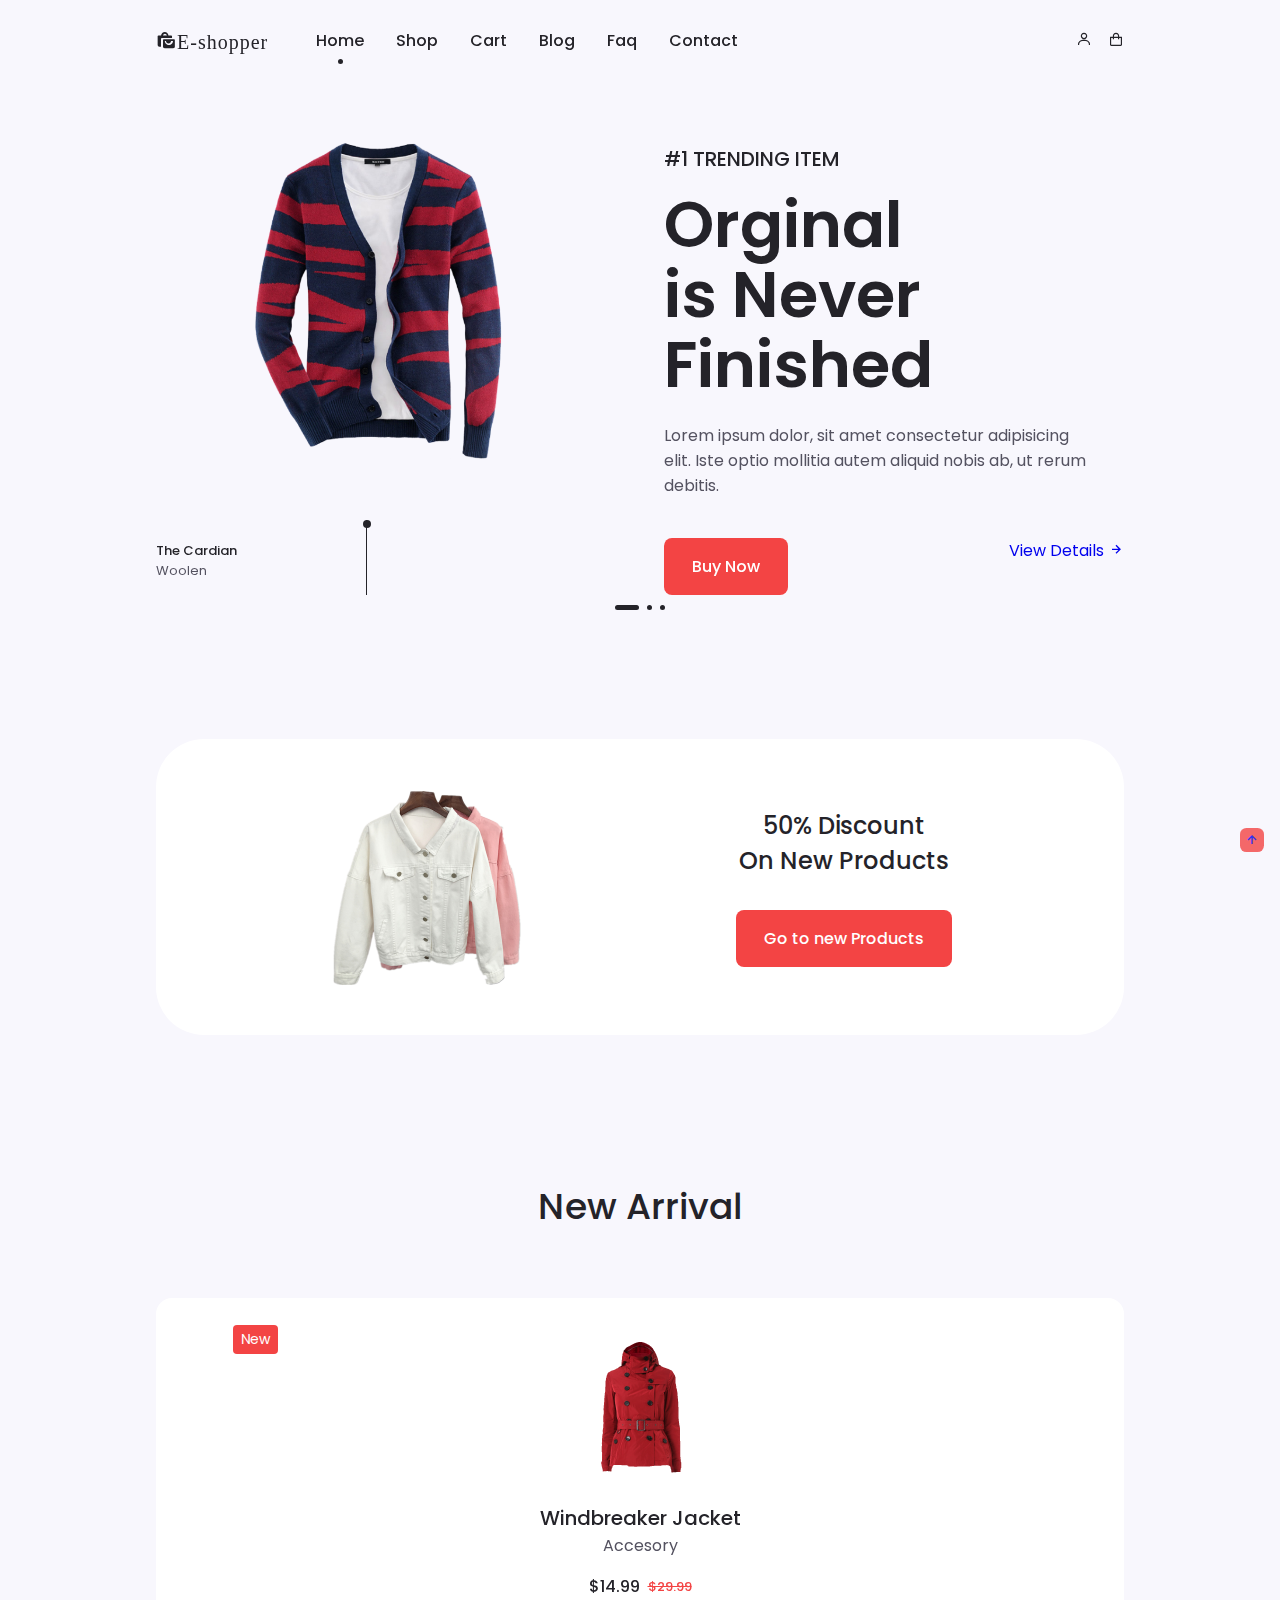
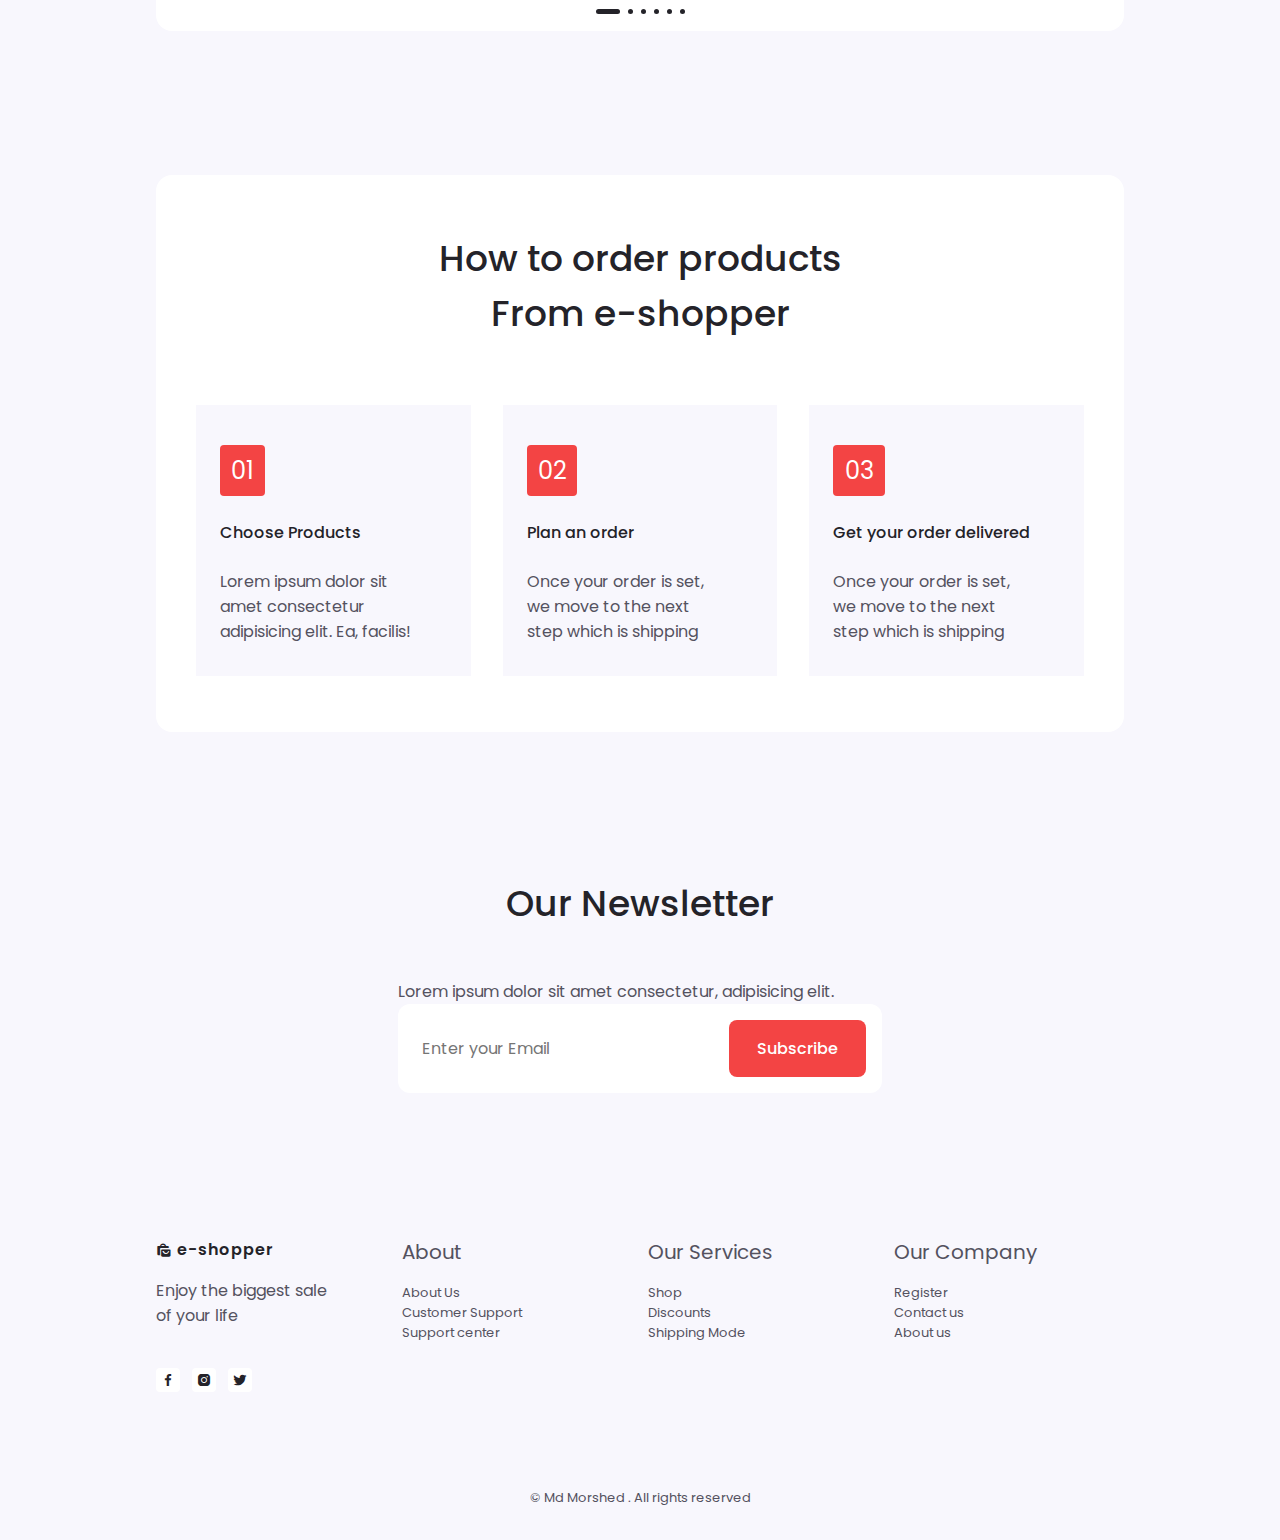
<file: index.html>
<!DOCTYPE html>
<html lang="en">
<head>
    <meta charset="UTF-8">
    <meta http-equiv="X-UA-Compatible" content="IE=edge">
    <meta name="viewport" content="width=device-width, initial-scale=1.0">

    <!--=============== BOXICONS ===============-->
    <link rel="stylesheet" href="https://cdn.jsdelivr.net/npm/boxicons@latest/css/boxicons.min.css">

    <!--=============== SWIPER CSS ===============-->
    <link rel="stylesheet" href="assets/css/swiper-bundle.min.css">

    <!--=============== CSS ===============-->
    <link rel="stylesheet" href="assets/css/style.css">
    <link rel="stylesheet" href="assets/css/colors/color-1.css">

    <title>Responsive e-commerce website - Crypticalcoder</title>
</head>
<body>
    <!--=============== HEADER ===============-->

    
    <header class="header" id="header">



        <nav class="nav container">

            <a href="index.html" class="nav__logo">
                <i class="bx bxs-shopping-bags nav__logo-icon">E-shopper</i>
            </a>

            <div class="nav__menu" id="nav__menu">

                <ul class="nav__List">
                 <li class="nav__item">
                    <a href="index.html" class="nav__link active-link"> Home</a>
                 </li>
                 <li class="nav__item">
                    <a href="shop.html" class="nav__link"> Shop</a>
                 </li>


                 <li class="nav__item">
                    <a href="cart.html" class="nav__link"> Cart</a>
                 </li>


                 <li class="nav__item">
                    <a href="blog.html" class="nav__link "> Blog</a>
                 </li>


                 <li class="nav__item">
                    <a href="faq.html" class="nav__link "> Faq</a>
                 </li>

                 <li class="nav__item">
                    <a href="contact.html" class="nav__link ">Contact</a>
                 </li>

                </ul>

                <div class="nav__close" id="nav-close">

                    <i class="bx bx-x"></i>
                </div>
            </div>

            <div class="nav__btns">
                <div class="login__toggle" id="login-toggle">
                    <i class="bx bx-user"></i>
                </div>
                <div class="nav__shop" id="cart-shop">
                    <i class="bx bx-shopping-bag"></i>
                </div>
                <div class="nav__toggle" id="nav-toggle">
                    <i class="bx bx-grid-alt"></i>
                </div>

            </div>

        </nav>
        
    </header>





    <!--=============== CART ===============-->
    <div class="cart" id="cart">

        <i class="bx bx-x cart__close" id="cart__close"></i>
        <h2 class="cart_title-center">My Cart </h2>


        <div class="cart__container">

            <article class="cart__card">
                <div class="cart__box">
                    <img src="assets/img/cart-1.png" alt="" class="cart_img" srcset="">
                </div>

                <div class="cart__details">
                    <h3 class="cart__title">Windbreaker</h3>
                    <span class="cart__price">
                        $12
                    </span>

                    <div class="cart__amount">
                        <div class="cart__amount-content">
                            <span class="cart__amount-box">
                                <i class="bx bx-minus"></i>
                            </span>

                            <span class="cart__amount-number">1</span>

                            <span class="cart__amount-box">
                                <i class="bx bx-plus"></i>
                            </span>

                        </div>
                        <i  class="bx bx-trash-alt cart__amount-trash"></i>
                    </div>
                </div>
            </article>


            <article class="cart__card">
                <div class="cart__box">
                    <img src="assets/img/cart-2.png" alt="" class="cart_img" srcset="">
                </div>

                <div class="cart__details">
                    <h3 class="cart__title">Cardian Hoodie </h3>
                    <span class="cart__price">
                        $12
                    </span>

                    <div class="cart__amount">
                        <div class="cart__amount-content">
                            <span class="cart__amount-box">
                                <i class="bx bx-minus"></i>
                            </span>

                            <span class="cart__amount-number">1</span>

                            <span class="cart__amount-box">
                                <i class="bx bx-plus"></i>
                            </span>

                        </div>
                        <i  class="bx bx-trash-alt cart__amount-trash"></i>
                    </div>
                </div>
            </article>
  
            <article class="cart__card">
                <div class="cart__box">
                    <img src="assets/img/cart-3.png" alt="" class="cart_img" srcset="">
                </div>

                <div class="cart__details">
                    <h3 class="cart__title">Sweater </h3>
                    <span class="cart__price">
                        $12
                    </span>

                    <div class="cart__amount">
                        <div class="cart__amount-content">
                            <span class="cart__amount-box">
                                <i class="bx bx-minus"></i>
                            </span>

                            <span class="cart__amount-number">1</span>

                            <span class="cart__amount-box">
                                <i class="bx bx-plus"></i>
                            </span>

                        </div>
                        <i  class="bx bx-trash-alt cart__amount-trash"></i>
                    </div>
                </div>
            </article>
        </div>

        <div class="cart__prices">
            <span class="cart__price-item"> 3 item</span>
            <span class="cart__prices-total"> $28 </span>
        </div>
        
    </div>


    <!--=============== LOGIN ===============-->
    <div class="login" id="Login">

        <i class="bx bx-x login__close" id="Login-close"></i>        
        <h2 class="Login__title-center">Login</h2>
        <form action="" class="login__form grid">
            <div class="login__content">
                <label for="" class="login__label" >Email</label>
                <input type="email" name="" class="login__input" id="loi">
            </div>
            <div class="login__content">
                <label for="" class="login__label" >Password</label>
                <input type="password" placeholder="password" name="" class="login__input" id="lu">
            </div>
            <div>
                <a href="#" class="button" >Sign in</a>
            </div>
            <div>
                <p class="signup">Not a member <a href="registration.html">Sign up Now</a></p>
            </div>
        </form>
    </div>

    <!--=============== MAIN ===============-->
    <main class="main">
        <!--=============== HOME ===============-->
        <section class="home container">
            


               <div class="swiper home-swiper">
                <div class="swiper-wrapper">
                    <section class="swiper-slide">
                        <div class="home__content grid">
                            <div class="home__group">
                                <img src="assets/img/slide-2.png 
                                " alt="" srcset="">

                                <div class="home__indicator"></div>
                              <div class="home-details-img">
                                <h4 class="home__details-title">The Cardian </h4>
                                <span class="home__details-subtitle">Woolen </span>
                            </div>
                            </div>

                            <div class="home__data">

                                <h3 class="home__subtitle">
                                    #1 Trending Item
                                </h3>
                                <h1 class="home__title">Orginal <br> is Never <br> Finished</h1>
                                <p class="home__description" >Lorem ipsum dolor, sit amet consectetur adipisicing elit. Iste optio mollitia autem aliquid nobis ab, ut rerum debitis.</p>


                                <div class="home__buttons">
                                    <a href="details.html" class="button"> Buy Now </a>

                                    <a href="details.html" class="button-link button__flex"> View Details <i class="bx bx-right-arrow-alt button_id"></i> </a>
                                </div>

                            </div>

                            
                        </div>

                    </section>


                    <section class="swiper-slide">
                        <div class="home__content grid">
                            <div class="home__group">
                                <img src="assets/img/slide-1.png
                                " alt="" srcset="">

                                <div class="home__indicator"></div>
                              <div class="home-details-img">
                                <h4 class="home__details-title">Jqueezy </h4>
                                <span class="home__details-subtitle">Ski Suit </span>
                            </div>
                            </div>

                            <div class="home__data">

                                <h3 class="home__subtitle">
                                    #2 Top Best duo 
                                </h3>
                                <h1 class="home__title">Fall <br> Winter  <br> 2022</h1>
                                <p class="home__description" >Lorem ipsum dolor, sit amet consectetur adipisicing elit. Iste optio mollitia autem aliquid nobis ab, ut rerum debitis.</p>


                                <div class="home__buttons">
                                    <a href="details.html" class="button"> Buy Now </a>

                                    <a href="details.html" class="button-link button__flex"> View Details <i class="bx bx-right-arrow-alt button_id"></i> </a>
                                </div>

                            </div>

                            
                        </div>

                    </section>


                    <section class="swiper-slide">
                        <div class="home__content grid">
                            <div class="home__group">
                                <img src="assets/img/slide-2.png
                                " alt="" srcset="">

                                <div class="home__indicator"></div>
                              <div class="home-details-img">
                                <h4 class="home__details-title">Jqueezy </h4>
                                <span class="home__details-subtitle">Ski Suit </span>
                            </div>
                            </div>

                            <div class="home__data">

                                <h3 class="home__subtitle">
                                    #2 Top Best duo 
                                </h3>
                                <h1 class="home__title">Fall <br> Winter  <br> 2022</h1>
                                <p class="home__description" >Lorem ipsum dolor, sit amet consectetur adipisicing elit. Iste optio mollitia autem aliquid nobis ab, ut rerum debitis.</p>


                                <div class="home__buttons">
                                    <a href="details.html" class="button"> Buy Now </a>

                                    <a href="details.html" class="button-link button__flex"> View Details <i class="bx bx-right-arrow-alt button_id"></i> </a>
                                </div>

                            </div>

                            
                        </div>

                    </section>
                   
                </div>

                <div class="swiper-pagination"></div>

               </div>

        </section>

        <!--=============== DISCOUNT ===============-->
        <section class="discount section">

            <div class="discount__container container grid">
                <img src="assets/img/discount.png" alt="" class="discount__img" srcset="">

                <div class="discount__data">
                    <h2 class="discount__title">50% Discount <br> On New Products </h2>
                    <a href="#" class="button"> Go to new Products  </a>
                </div>

            </div>

            
        </section>

        <!--=============== NEW ARRIVALS ===============-->
        <section class="new section">
            
            <h2 class="section__title">New Arrival</h2>

            <div class="new__container container">
                <div class="swiper new-swiper">
                    <div class="swiper-wrapper">



                        <div class="new__content swiper-slide">
                            <div class="new__tag">New</div>
                            <img src="assets/img/new-1.png" alt="" class="new__img" srcset="">
                            <h3 class="new__title">Windbreaker Jacket </h3>
                            <span class="new__subtitle">Accesory </span>


                            <div class="new__prices">
                                <span class="new__price">$14.99</span>
                                <span class="new__discount">$29.99</span>
                            </div>

                            <a href="details.html" class="button new__button">
                                <i class="bx bx-cart-alt new__icon"></i>
                            </a>
                        </div>

                        <div class="new__content swiper-slide">
                            <div class="new__tag">New</div>
                            <img src="assets/img/new-2.png" alt="" class="new__img" srcset="">
                            <h3 class="new__title">Windbreaker Jacket </h3>
                            <span class="new__subtitle">Accesory </span>


                            <div class="new__prices">
                                <span class="new__price">$14.99</span>
                                <span class="new__discount">$29.99</span>
                            </div>

                            <a href="details.html" class="button new__button">
                                <i class="bx bx-cart-alt new__icon"></i>
                            </a>
                        </div>

                        <div class="new__content swiper-slide">
                            <div class="new__tag">New</div>
                            <img src="assets/img/new-3.png" alt="" class="new__img" srcset="">
                            <h3 class="new__title">Windbreaker Jacket </h3>
                            <span class="new__subtitle">Accesory </span>


                            <div class="new__prices">
                                <span class="new__price">$14.99</span>
                                <span class="new__discount">$29.99</span>
                            </div>

                            <a href="details.html" class="button new__button">
                                <i class="bx bx-cart-alt new__icon"></i>
                            </a>
                        </div>

                        <div class="new__content swiper-slide">
                            <div class="new__tag">New</div>
                            <img src="assets/img/new-3.png" alt="" class="new__img" srcset="">
                            <h3 class="new__title">Windbreaker Jacket </h3>
                            <span class="new__subtitle">Accesory </span>


                            <div class="new__prices">
                                <span class="new__price">$14.99</span>
                                <span class="new__discount">$29.99</span>
                            </div>

                            <a href="details.html" class="button new__button">
                                <i class="bx bx-cart-alt new__icon"></i>
                            </a>
                        </div>

                        <div class="new__content swiper-slide">
                            <div class="new__tag">New</div>
                            <img src="assets/img/new-4.png" alt="" class="new__img" srcset="">
                            <h3 class="new__title">Windbreaker Jacket </h3>
                            <span class="new__subtitle">Accesory </span>


                            <div class="new__prices">
                                <span class="new__price">$14.99</span>
                                <span class="new__discount">$29.99</span>
                            </div>

                            <a href="details.html" class="button new__button">
                                <i class="bx bx-cart-alt new__icon"></i>
                            </a>
                        </div>

                        <div class="new__content swiper-slide">
                            <div class="new__tag">New</div>
                            <img src="assets/img/new-5.png" alt="" class="new__img" srcset="">
                            <h3 class="new__title">Windbreaker Jacket </h3>
                            <span class="new__subtitle">Accesory </span>


                            <div class="new__prices">
                                <span class="new__price">$14.99</span>
                                <span class="new__discount">$29.99</span>
                            </div>

                            <a href="details.html" class="button new__button">
                                <i class="bx bx-cart-alt new__icon"></i>
                            </a>
                        </div>



                    </div>
                    <div class="swiper-pagination"></div>
                </div>
            </div>

        </section>

        <!--=============== STEPS ===============-->
        <section class="steps section container">

             <div class="steps__bg">
                <h2 class="section__title">How to order products <br> From e-shopper</h2>

                <div class="steps__container grid">

                    <div class="steps__card">
                        <div class="steps__card-number">01</div>
                        <h3 class="steps__card-title">
                            Choose Products
                        </h3>
                        <p class="steps__card-description">
                            Lorem ipsum dolor sit amet consectetur adipisicing elit. Ea, facilis!
                        </p>
                    </div>


                    
                    <div class="steps__card">
                        <div class="steps__card-number">02</div>
                        <h3 class="steps__card-title">
                            Plan an order
                        </h3>
                        <p class="steps__card-description">
                          Once your order is set, we move to the next step which is shipping 
                        </p>
                    </div>


                    <div class="steps__card">
                        <div class="steps__card-number">03</div>
                        <h3 class="steps__card-title">
                           Get your order delivered
                        </h3>
                        <p class="steps__card-description">
                          Once your order is set, we move to the next step which is shipping 
                        </p>
                    </div>

                </div>
             </div>
            
        </section>

        <!--=============== NEWSLETTER ===============-->
        <section class="newsletter section">

            <div class="newsletter__container container">
                <h2 class="section__title">
                    Our Newsletter
                </h2>
                <p class="newsletter__description">
                    Lorem ipsum dolor sit amet consectetur, adipisicing elit.
                </p>
                <form action="" class="newsletter__form">
                    <input type="text" placeholder="Enter your Email "  class="newsletter__input" name="" id="mop">
                    <button class="button">Subscribe </button>
                </form>
            </div>
            
        </section>
    </main>




    <!--=============== FOOTER ===============-->
    
    <footer class="footer section">

             <div class="footer__container container grid">

                <div class="footer__content">
                    <a href="" class="footer__logo"> 
                        <i class="bx bxs-shopping-bags footer__Logo-icons"></i>E-shopper
                    </a>
                    <p class="footer__description">Enjoy the biggest sale <br>of your life  </p>


                    <ul class="footer__social">
                        <a href="#" class="footer__social-link"><i class="bx bxl-facebook"></i></a>
                        <a href="#" class="footer__social-link"><i class="bx bxl-instagram-alt"></i></a>
                        <a href="#" class="footer__social-link"><i class="bx bxl-twitter"></i></a>
                    </ul>


                </div>

             
                <ul class="footer__content">


                    <div class="footer__title">About</div>

                    <div class="footer__link">

                        <li><a href="#" class="footer__link">About Us</a></li>
                        <li><a href="#" class="footer__link">Customer Support</a></li>
                        <li><a href="#" class="footer__link">Support center </a></li>
                    </div>

                </ul>

                 
                <ul class="footer__content">


                    <div class="footer__title">Our Services </div>

                    <div class="footer__link">

                        <li><a href="#" class="footer__link">Shop</a></li>
                        <li><a href="#" class="footer__link">Discounts</a></li>
                        <li><a href="#" class="footer__link">Shipping Mode </a></li>
                    </div>

                </ul>
           



                <div class="footer__content">


                    <div class="footer__title">Our Company </div>

                    <ul class="footer__link">

                        <li><a href="#" class="footer__link">Register</a></li>
                        <li><a href="#" class="footer__link">Contact us </a></li>
                        <li><a href="#" class="footer__link">About us  </a></li>
                    </ul>
                </div>
             </div>



        <span class="footer__copy">&#169; Md Morshed . All rights reserved </span>
    </footer>

    <!--=============== SCROLL UP ===============-->

    <a href="#" class="scrollup" id="scroll-up">
        <i class="bx bx-up-arrow-alt scroll-up"></i>
    </a>

    <!--=============== STYLE SWITCHER ===============-->

    <!--=============== SWIPER JS ===============-->
    <script src="assets/js/swiper-bundle.min.js"></script>

    <!--=============== JS ===============-->
    <script src="assets/js/main.js"></script>
</body>
</html>
</file>
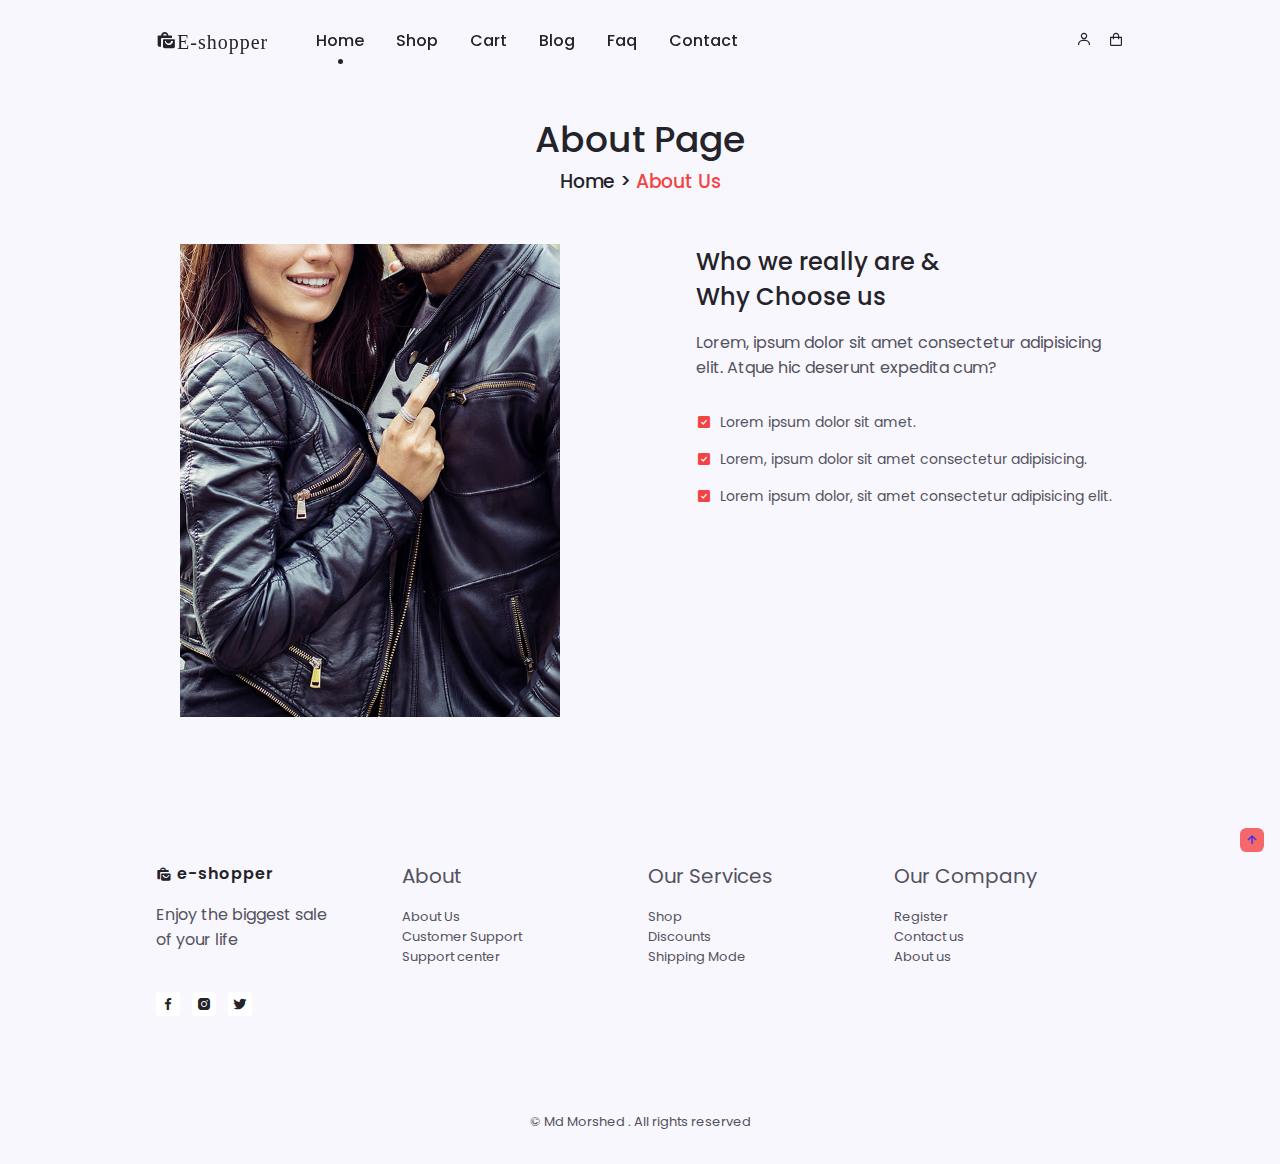
<file: about.html>
<!DOCTYPE html>
<html lang="en">
<head>
    <meta charset="UTF-8">
    <meta http-equiv="X-UA-Compatible" content="IE=edge">
    <meta name="viewport" content="width=device-width, initial-scale=1.0">

    <!--=============== BOXICONS ===============-->
    <link rel="stylesheet" href="https://cdn.jsdelivr.net/npm/boxicons@latest/css/boxicons.min.css">

    <!--=============== SWIPER CSS ===============-->
    <link rel="stylesheet" href="assets/css/swiper-bundle.min.css">

    <!--=============== CSS ===============-->
    <link rel="stylesheet" href="assets/css/style.css">
    <link rel="stylesheet" href="assets/css/colors/color-1.css">

    <title>Responsive e-commerce website - Crypticalcoder</title>
</head>
<body>
   <!--=============== HEADER ===============-->
   <header class="header" id="header">



    <nav class="nav container">

        <a href="index.html" class="nav__logo">
            <i class="bx bxs-shopping-bags nav__logo-icon">E-shopper</i>
        </a>

        <div class="nav__menu" id="nav__menu">

            <ul class="nav__List">
             <li class="nav__item">
                <a href="index.html" class="nav__link  active-link"> Home</a>
             </li>
             <li class="nav__item">
                <a href="shop.html" class="nav__link "> Shop</a>
             </li>


             <li class="nav__item">
                <a href="cart.html" class="nav__link"> Cart</a>
             </li>


             <li class="nav__item">
                <a href="blog.html" class="nav__link "> Blog</a>
             </li>


             <li class="nav__item">
                <a href="faq.html" class="nav__link "> Faq</a>
             </li>

             <li class="nav__item">
                <a href="contact.html" class="nav__link ">Contact</a>
             </li>

            </ul>

            <div class="nav__close" id="nav-close">

                <i class="bx bx-x"></i>
            </div>
        </div>

        <div class="nav__btns">
            <div class="login__toggle" id="login-toggle">
                <i class="bx bx-user"></i>
            </div>
            <div class="nav__shop" id="cart-shop">
                <i class="bx bx-shopping-bag"></i>
            </div>
            <div class="nav__toggle" id="nav-toggle">
                <i class="bx bx-grid-alt"></i>
            </div>

        </div>

    </nav>
    
</header>


<!--=============== CART ===============-->
<div class="cart" id="cart">

    <i class="bx bx-x cart__close" id="cart__close"></i>
    <h2 class="cart_title-center">My Cart </h2>


    <div class="cart__container">

        <article class="cart__card">
            <div class="cart__box">
                <img src="assets/img/cart-1.png" alt="" class="cart_img" srcset="">
            </div>

            <div class="cart__details">
                <h3 class="cart__title">Windbreaker</h3>
                <span class="cart__price">
                    $12
                </span>

                <div class="cart__amount">
                    <div class="cart__amount-content">
                        <span class="cart__amount-box">
                            <i class="bx bx-minus"></i>
                        </span>

                        <span class="cart__amount-number">1</span>

                        <span class="cart__amount-box">
                            <i class="bx bx-plus"></i>
                        </span>

                    </div>
                    <i  class="bx bx-trash-alt cart__amount-trash"></i>
                </div>
            </div>
        </article>


        <article class="cart__card">
            <div class="cart__box">
                <img src="assets/img/cart-2.png" alt="" class="cart_img" srcset="">
            </div>

            <div class="cart__details">
                <h3 class="cart__title">Cardian Hoodie </h3>
                <span class="cart__price">
                    $12
                </span>

                <div class="cart__amount">
                    <div class="cart__amount-content">
                        <span class="cart__amount-box">
                            <i class="bx bx-minus"></i>
                        </span>

                        <span class="cart__amount-number">1</span>

                        <span class="cart__amount-box">
                            <i class="bx bx-plus"></i>
                        </span>

                    </div>
                    <i  class="bx bx-trash-alt cart__amount-trash"></i>
                </div>
            </div>
        </article>

        <article class="cart__card">
            <div class="cart__box">
                <img src="assets/img/cart-3.png" alt="" class="cart_img" srcset="">
            </div>

            <div class="cart__details">
                <h3 class="cart__title">Sweater </h3>
                <span class="cart__price">
                    $12
                </span>

                <div class="cart__amount">
                    <div class="cart__amount-content">
                        <span class="cart__amount-box">
                            <i class="bx bx-minus"></i>
                        </span>

                        <span class="cart__amount-number">1</span>

                        <span class="cart__amount-box">
                            <i class="bx bx-plus"></i>
                        </span>

                    </div>
                    <i  class="bx bx-trash-alt cart__amount-trash"></i>
                </div>
            </div>
        </article>
    </div>

    <div class="cart__prices">
        <span class="cart__price-item"> 3 item</span>
        <span class="cart__prices-total"> $28 </span>
    </div>
    
</div>

<!--=============== LOGIN ===============-->
<div class="login" id="Login">

    <i class="bx bx-x login__close" id="Login-close"></i>        
    <h2 class="Login__title-center">Login</h2>
    <form action="" class="login__form grid">
        <div class="login__content">
            <label for="" class="login__label" >Email</label>
            <input type="email" name="" class="login__input" id="loi">
        </div>
        <div class="login__content">
            <label for="" class="login__label" >Password</label>
            <input type="password" placeholder="password" name="" class="login__input" id="lu">
        </div>
        <div>
            <a href="#" class="button" >Sign in</a>
        </div>
        <div>
            <p class="signup">Not a member <a href="registration.html">Sign up Now</a></p>
        </div>
    </form>
</div>

    <!--=============== MAIN ===============-->
    <main class="main">
        <!--=============== ABOUT ===============-->
        <section class="contact section container">

            <h2 class="breadcrumb__title">About  Page</h2>
            <h3 class="breadcrumb__subtitle">Home >  <span>About Us</span></h3>

            <div class="about__container grid">

                <img src="assets/img/about-img.jpg" alt="" srcset="" class="about__img">

                <div class="about__data">
                    <h2 class="secction__title about__title">

                        Who we really are & <br> Why Choose us
                    </h2>
                    <p class="about__description">Lorem, ipsum dolor sit amet consectetur adipisicing elit. Atque hic deserunt expedita cum?</p>

                
                    <div class="about__details">
                        <p class="about__details-description">
                            <i class="bx bxs-check-square about__details-icon"></i>
                            Lorem ipsum dolor sit amet.
                        </p>
    
    
                        <p class="about__details-description">
                            <i class="bx bxs-check-square about__details-icon"></i>
                            Lorem, ipsum dolor sit amet consectetur adipisicing.
                        </p>
    
    
                        
                        <p class="about__details-description">
                            <i class="bx bxs-check-square about__details-icon"></i>
                           Lorem ipsum dolor, sit amet consectetur adipisicing elit.
                        </p>
                    </div>


                </div>

            </div>
            
        </section>
    </main>

    <!--=============== FOOTER ===============-->
    <footer class="footer section">

        <div class="footer__container container grid">

           <div class="footer__content">
               <a href="" class="footer__logo"> 
                   <i class="bx bxs-shopping-bags footer__Logo-icons"></i>E-shopper
               </a>
               <p class="footer__description">Enjoy the biggest sale <br>of your life  </p>


               <ul class="footer__social">
                   <a href="#" class="footer__social-link"><i class="bx bxl-facebook"></i></a>
                   <a href="#" class="footer__social-link"><i class="bx bxl-instagram-alt"></i></a>
                   <a href="#" class="footer__social-link"><i class="bx bxl-twitter"></i></a>
               </ul>


           </div>

        
           <ul class="footer__content">


               <div class="footer__title">About</div>

               <div class="footer__link">

                   <li><a href="#about.html" class="footer__link">About Us</a></li>
                   <li><a href="#" class="footer__link">Customer Support</a></li>
                   <li><a href="#" class="footer__link">Support center </a></li>
               </div>

           </ul>

            
           <ul class="footer__content">


               <div class="footer__title">Our Services </div>

               <div class="footer__link">

                   <li><a href="#" class="footer__link">Shop</a></li>
                   <li><a href="#" class="footer__link">Discounts</a></li>
                   <li><a href="#" class="footer__link">Shipping Mode </a></li>
               </div>

           </ul>
      



           <div class="footer__content">


               <div class="footer__title">Our Company </div>

               <ul class="footer__link">

                   <li><a href="registration.html" class="footer__link">Register</a></li>
                   <li><a href="contact.html" class="footer__link">Contact us </a></li>
                   <li><a href="about.html" class="footer__link">About us  </a></li>
               </ul>
           </div>
        </div>



   <span class="footer__copy">&#169; Md Morshed . All rights reserved </span>
</footer>

    <!--=============== SCROLL UP ===============-->
    <a href="#" class="scrollup" id="scroll-up">
        <i class="bx bx-up-arrow-alt scroll-up"></i>
    </a>
    <!--=============== STYLE SWITCHER ===============-->
    
    <!--=============== SWIPER JS ===============-->
    <script src="assets/js/swiper-bundle.min.js"></script>

    <!--=============== JS ===============-->
    <script src="assets/js/main.js"></script>
</body>
</html>
</file>
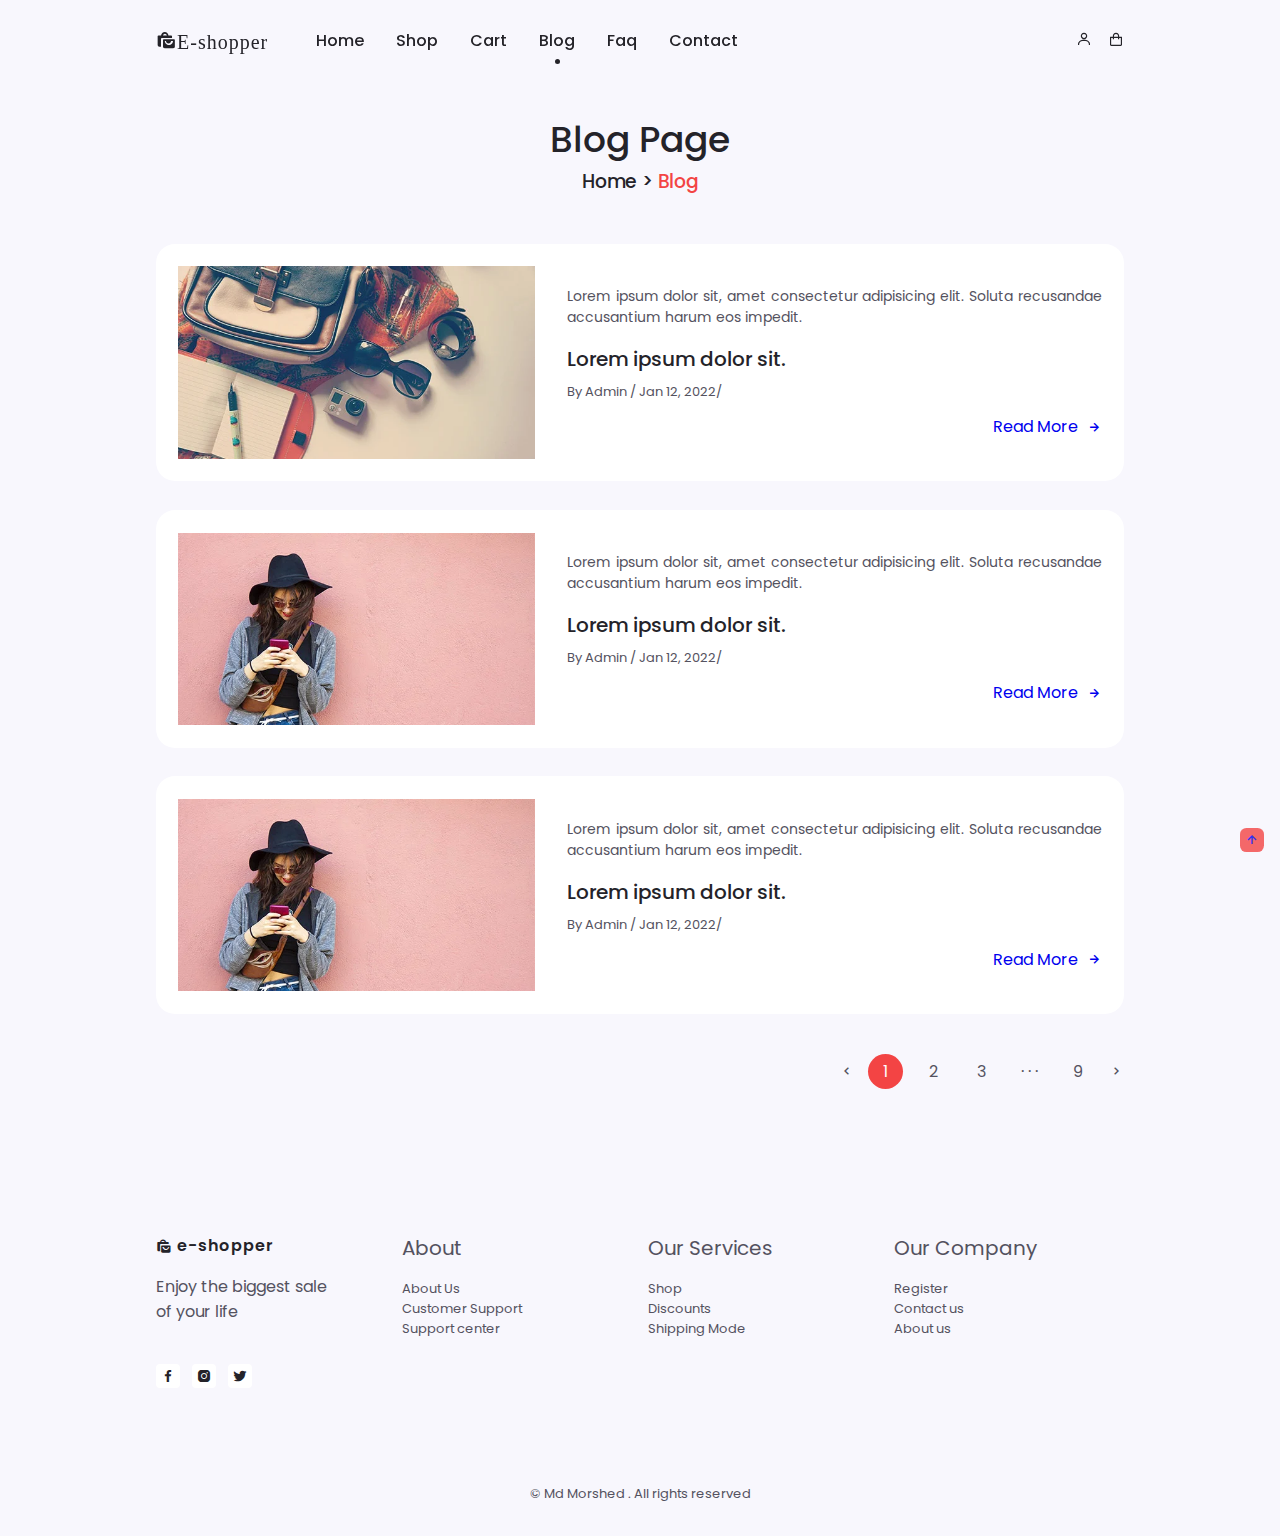
<file: blog.html>
<!DOCTYPE html>
<html lang="en">
<head>
    <meta charset="UTF-8">
    <meta http-equiv="X-UA-Compatible" content="IE=edge">
    <meta name="viewport" content="width=device-width, initial-scale=1.0">

    <!--=============== BOXICONS ===============-->
    <link rel="stylesheet" href="https://cdn.jsdelivr.net/npm/boxicons@latest/css/boxicons.min.css">

    <!--=============== SWIPER CSS ===============-->
    <link rel="stylesheet" href="assets/css/swiper-bundle.min.css">

    <!--=============== CSS ===============-->
    <link rel="stylesheet" href="assets/css/style.css">
    <link rel="stylesheet" href="assets/css/colors/color-1.css">

    <title>Responsive e-commerce website - Crypticalcoder</title>
</head>
<body>
    <!--=============== HEADER ===============-->
    <header class="header" id="header">



        <nav class="nav container">

            <a href="index.html" class="nav__logo">
                <i class="bx bxs-shopping-bags nav__logo-icon">E-shopper</i>
            </a>

            <div class="nav__menu" id="nav__menu">

                <ul class="nav__List">
                 <li class="nav__item">
                    <a href="index.html" class="nav__link "> Home</a>
                 </li>
                 <li class="nav__item">
                    <a href="shop.html" class="nav__link"> Shop</a>
                 </li>


                 <li class="nav__item">
                    <a href="cart.html" class="nav__link"> Cart</a>
                 </li>


                 <li class="nav__item">
                    <a href="blog.html" class="nav__link active-link "> Blog</a>
                 </li>


                 <li class="nav__item">
                    <a href="faq.html" class="nav__link "> Faq</a>
                 </li>

                 <li class="nav__item">
                    <a href="contact.html" class="nav__link ">Contact</a>
                 </li>

                </ul>

                <div class="nav__close" id="nav-close">

                    <i class="bx bx-x"></i>
                </div>
            </div>

            <div class="nav__btns">
                <div class="login__toggle" id="login-toggle">
                    <i class="bx bx-user"></i>
                </div>
                <div class="nav__shop" id="cart-shop">
                    <i class="bx bx-shopping-bag"></i>
                </div>
                <div class="nav__toggle" id="nav-toggle">
                    <i class="bx bx-grid-alt"></i>
                </div>

            </div>

        </nav>
        
    </header>

    <!--=============== CART ===============-->
    <div class="cart" id="cart">

        <i class="bx bx-x cart__close" id="cart__close"></i>
        <h2 class="cart_title-center">My Cart </h2>


        <div class="cart__container">

            <article class="cart__card">
                <div class="cart__box">
                    <img src="assets/img/cart-1.png" alt="" class="cart_img" srcset="">
                </div>

                <div class="cart__details">
                    <h3 class="cart__title">Windbreaker</h3>
                    <span class="cart__price">
                        $12
                    </span>

                    <div class="cart__amount">
                        <div class="cart__amount-content">
                            <span class="cart__amount-box">
                                <i class="bx bx-minus"></i>
                            </span>

                            <span class="cart__amount-number">1</span>

                            <span class="cart__amount-box">
                                <i class="bx bx-plus"></i>
                            </span>

                        </div>
                        <i  class="bx bx-trash-alt cart__amount-trash"></i>
                    </div>
                </div>
            </article>


            <article class="cart__card">
                <div class="cart__box">
                    <img src="assets/img/cart-2.png" alt="" class="cart_img" srcset="">
                </div>

                <div class="cart__details">
                    <h3 class="cart__title">Cardian Hoodie </h3>
                    <span class="cart__price">
                        $12
                    </span>

                    <div class="cart__amount">
                        <div class="cart__amount-content">
                            <span class="cart__amount-box">
                                <i class="bx bx-minus"></i>
                            </span>

                            <span class="cart__amount-number">1</span>

                            <span class="cart__amount-box">
                                <i class="bx bx-plus"></i>
                            </span>

                        </div>
                        <i  class="bx bx-trash-alt cart__amount-trash"></i>
                    </div>
                </div>
            </article>
  
            <article class="cart__card">
                <div class="cart__box">
                    <img src="assets/img/cart-3.png" alt="" class="cart_img" srcset="">
                </div>

                <div class="cart__details">
                    <h3 class="cart__title">Sweater </h3>
                    <span class="cart__price">
                        $12
                    </span>

                    <div class="cart__amount">
                        <div class="cart__amount-content">
                            <span class="cart__amount-box">
                                <i class="bx bx-minus"></i>
                            </span>

                            <span class="cart__amount-number">1</span>

                            <span class="cart__amount-box">
                                <i class="bx bx-plus"></i>
                            </span>

                        </div>
                        <i  class="bx bx-trash-alt cart__amount-trash"></i>
                    </div>
                </div>
            </article>
        </div>

        <div class="cart__prices">
            <span class="cart__price-item"> 3 item</span>
            <span class="cart__prices-total"> $28 </span>
        </div>
        
    </div>

    <!--=============== LOGIN ===============-->
    <div class="login" id="Login">

        <i class="bx bx-x login__close" id="Login-close"></i>        
        <h2 class="Login__title-center">Login</h2>
        <form action="" class="login__form grid">
            <div class="login__content">
                <label for="" class="login__label" >Email</label>
                <input type="email" name="" class="login__input" id="loi">
            </div>
            <div class="login__content">
                <label for="" class="login__label" >Password</label>
                <input type="password" placeholder="password" name="" class="login__input" id="lu">
            </div>
            <div>
                <a href="#" class="button" >Sign in</a>
            </div>
            <div>
                <p class="signup">Not a member <a href="registration.html">Sign up Now</a></p>
            </div>
        </form>
    </div>

    <!--=============== MAIN ===============-->
    <main class="main">
        <!--=============== BLOG ===============-->
        <section class="blog section container">

            <h3 class="breadcrumb__title">Blog Page</h3>

            <h3 class="breadcrumb__subtitle">Home  ><span> Blog</span></h3>

            <div class="blog__container grid">

                <!-- 1 -->
                <div class="blog__post grid">

                    <img src="assets/img/blog-1.webp" alt="" srcset="">

                    <div class="blog__info">
                        <p class="blog__details">Lorem ipsum dolor sit, amet consectetur adipisicing elit. Soluta recusandae accusantium harum eos impedit.</p>
                        <h3 class="blog__title">Lorem ipsum dolor sit.</h3>

                        <p class="blog__date">By Admin  / Jan 12, 2022/</p>
                      <div class="read__more">
                        <a href="#" class="button--link button--flex"> Read More <i class="bx bx-right-arrow-alt"></i></a>
                      </div>
                    </div> 


                </div>

                <!-- 2 -->
                <div class="blog__post grid">

                    <img src="assets/img/blog-2.webp" alt="" srcset="">

                    <div class="blog__info">
                        <p class="blog__details">Lorem ipsum dolor sit, amet consectetur adipisicing elit. Soluta recusandae accusantium harum eos impedit.</p>
                        <h3 class="blog__title">Lorem ipsum dolor sit.</h3>

                        <p class="blog__date">By Admin  / Jan 12, 2022/</p>
                      <div class="read__more">
                        <a href="#" class="button--link button--flex"> Read More <i class="bx bx-right-arrow-alt"></i></a>
                      </div>
                    </div> 


                </div>

                <!-- 3 -->

                <div class="blog__post grid">

                    <img src="assets/img/blog-2.webp" alt="" srcset="">

                    <div class="blog__info">
                        <p class="blog__details">Lorem ipsum dolor sit, amet consectetur adipisicing elit. Soluta recusandae accusantium harum eos impedit.</p>
                        <h3 class="blog__title">Lorem ipsum dolor sit.</h3>

                        <p class="blog__date">By Admin  / Jan 12, 2022/</p>
                      <div class="read__more">
                        <a href="#" class="button--link button--flex"> Read More <i class="bx bx-right-arrow-alt"></i></a>
                      </div>
                    </div> 


                </div>

            </div>


            <div class="pagination">


                <i class="bx bx-chevron-left pagination__icon"></i>

                <span class="current">1</span>
                <span>2</span>
                <span>3</span>
                <span> &middot;  &middot;  &middot; </span>
                <span>9</span>

                <i class="bx bx-chevron-right pagination__icon"></i>


            </div>  
            
        </section>
    </main>

    <!--=============== FOOTER ===============-->
    <footer class="footer section">

        <div class="footer__container container grid">

           <div class="footer__content">
               <a href="" class="footer__logo"> 
                   <i class="bx bxs-shopping-bags footer__Logo-icons"></i>E-shopper
               </a>
               <p class="footer__description">Enjoy the biggest sale <br>of your life  </p>


               <ul class="footer__social">
                   <a href="#" class="footer__social-link"><i class="bx bxl-facebook"></i></a>
                   <a href="#" class="footer__social-link"><i class="bx bxl-instagram-alt"></i></a>
                   <a href="#" class="footer__social-link"><i class="bx bxl-twitter"></i></a>
               </ul>


           </div>

        
           <ul class="footer__content">


               <div class="footer__title">About</div>

               <div class="footer__link">

                   <li><a href="#" class="footer__link">About Us</a></li>
                   <li><a href="#" class="footer__link">Customer Support</a></li>
                   <li><a href="#" class="footer__link">Support center </a></li>
               </div>

           </ul>

            
           <ul class="footer__content">


               <div class="footer__title">Our Services </div>

               <div class="footer__link">

                   <li><a href="#" class="footer__link">Shop</a></li>
                   <li><a href="#" class="footer__link">Discounts</a></li>
                   <li><a href="#" class="footer__link">Shipping Mode </a></li>
               </div>

           </ul>
      



           <div class="footer__content">


               <div class="footer__title">Our Company </div>

               <ul class="footer__link">

                   <li><a href="#" class="footer__link">Register</a></li>
                   <li><a href="#" class="footer__link">Contact us </a></li>
                   <li><a href="#" class="footer__link">About us  </a></li>
               </ul>
           </div>
        </div>



   <span class="footer__copy">&#169; Md Morshed . All rights reserved </span>
</footer>

    <!--=============== SCROLL UP ===============-->

    <a href="#" class="scrollup" id="scroll-up">
        <i class="bx bx-up-arrow-alt scroll-up"></i>
    </a>
    <!--=============== STYLE SWITCHER ===============-->
    
    <!--=============== SWIPER JS ===============-->
    <script src="assets/js/swiper-bundle.min.js"></script>

    <!--=============== JS ===============-->
    <script src="assets/js/main.js"></script>
</body>
</html>
</file>
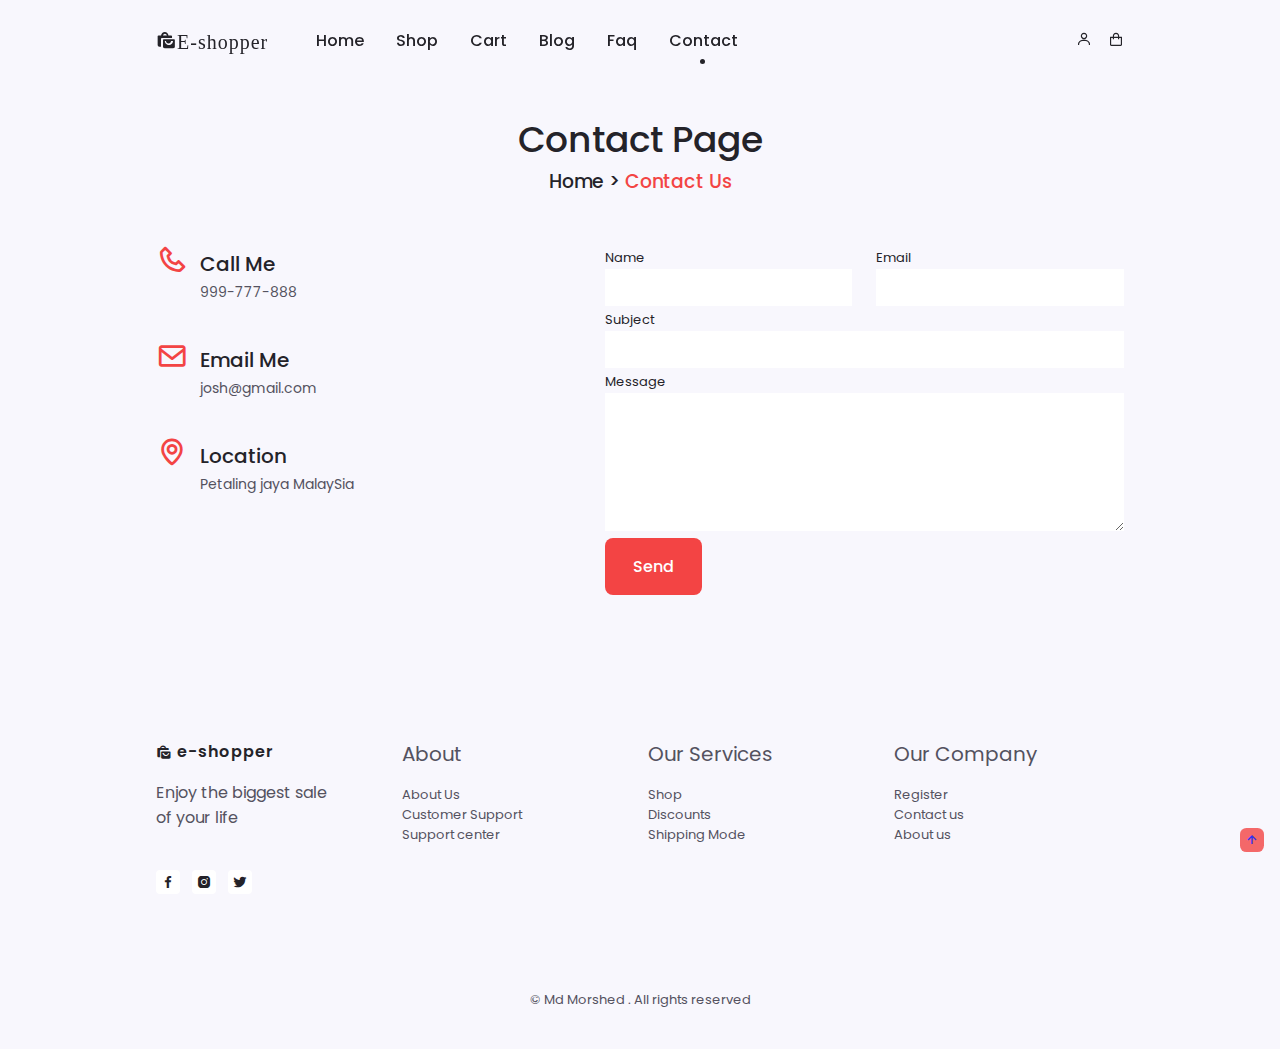
<file: contact.html>
<!DOCTYPE html>
<html lang="en">
<head>
    <meta charset="UTF-8">
    <meta http-equiv="X-UA-Compatible" content="IE=edge">
    <meta name="viewport" content="width=device-width, initial-scale=1.0">

    <!--=============== BOXICONS ===============-->
    <link rel="stylesheet" href="https://cdn.jsdelivr.net/npm/boxicons@latest/css/boxicons.min.css">

    <!--=============== SWIPER CSS ===============-->
    <link rel="stylesheet" href="assets/css/swiper-bundle.min.css">

    <!--=============== CSS ===============-->
    <link rel="stylesheet" href="assets/css/style.css">
    <link rel="stylesheet" href="assets/css/colors/color-1.css">

    <title>Responsive e-commerce website - Crypticalcoder</title>
</head>
<body>
    <!--=============== HEADER ===============-->
  
    <header class="header" id="header">



        <nav class="nav container">

            <a href="index.html" class="nav__logo">
                <i class="bx bxs-shopping-bags nav__logo-icon">E-shopper</i>
            </a>

            <div class="nav__menu" id="nav__menu">

                <ul class="nav__List">
                 <li class="nav__item">
                    <a href="index.html" class="nav__link "> Home</a>
                 </li>
                 <li class="nav__item">
                    <a href="shop.html" class="nav__link"> Shop</a>
                 </li>


                 <li class="nav__item">
                    <a href="cart.html" class="nav__link"> Cart</a>
                 </li>


                 <li class="nav__item">
                    <a href="blog.html" class="nav__link "> Blog</a>
                 </li>


                 <li class="nav__item">
                    <a href="faq.html" class="nav__link "> Faq</a>
                 </li>

                 <li class="nav__item">
                    <a href="contact.html" class="nav__link active-link ">Contact</a>
                 </li>

                </ul>

                <div class="nav__close" id="nav-close">

                    <i class="bx bx-x"></i>
                </div>
            </div>

            <div class="nav__btns">
                <div class="login__toggle" id="login-toggle">
                    <i class="bx bx-user"></i>
                </div>
                <div class="nav__shop" id="cart-shop">
                    <i class="bx bx-shopping-bag"></i>
                </div>
                <div class="nav__toggle" id="nav-toggle">
                    <i class="bx bx-grid-alt"></i>
                </div>

            </div>

        </nav>
        
    </header>


    <div class="cart" id="cart">

        <i class="bx bx-x cart__close" id="cart__close"></i>
        <h2 class="cart_title-center">My Cart </h2>


        <div class="cart__container">

            <article class="cart__card">
                <div class="cart__box">
                    <img src="assets/img/cart-1.png" alt="" class="cart_img" srcset="">
                </div>

                <div class="cart__details">
                    <h3 class="cart__title">Windbreaker</h3>
                    <span class="cart__price">
                        $12
                    </span>

                    <div class="cart__amount">
                        <div class="cart__amount-content">
                            <span class="cart__amount-box">
                                <i class="bx bx-minus"></i>
                            </span>

                            <span class="cart__amount-number">1</span>

                            <span class="cart__amount-box">
                                <i class="bx bx-plus"></i>
                            </span>

                        </div>
                        <i  class="bx bx-trash-alt cart__amount-trash"></i>
                    </div>
                </div>
            </article>


            <article class="cart__card">
                <div class="cart__box">
                    <img src="assets/img/cart-2.png" alt="" class="cart_img" srcset="">
                </div>

                <div class="cart__details">
                    <h3 class="cart__title">Cardian Hoodie </h3>
                    <span class="cart__price">
                        $12
                    </span>

                    <div class="cart__amount">
                        <div class="cart__amount-content">
                            <span class="cart__amount-box">
                                <i class="bx bx-minus"></i>
                            </span>

                            <span class="cart__amount-number">1</span>

                            <span class="cart__amount-box">
                                <i class="bx bx-plus"></i>
                            </span>

                        </div>
                        <i  class="bx bx-trash-alt cart__amount-trash"></i>
                    </div>
                </div>
            </article>
  
            <article class="cart__card">
                <div class="cart__box">
                    <img src="assets/img/cart-3.png" alt="" class="cart_img" srcset="">
                </div>

                <div class="cart__details">
                    <h3 class="cart__title">Sweater </h3>
                    <span class="cart__price">
                        $12
                    </span>

                    <div class="cart__amount">
                        <div class="cart__amount-content">
                            <span class="cart__amount-box">
                                <i class="bx bx-minus"></i>
                            </span>

                            <span class="cart__amount-number">1</span>

                            <span class="cart__amount-box">
                                <i class="bx bx-plus"></i>
                            </span>

                        </div>
                        <i  class="bx bx-trash-alt cart__amount-trash"></i>
                    </div>
                </div>
            </article>
        </div>

        <div class="cart__prices">
            <span class="cart__price-item"> 3 item</span>
            <span class="cart__prices-total"> $28 </span>
        </div>
        
    </div>


    <!--=============== LOGIN ===============-->
    <div class="login" id="Login">

        <i class="bx bx-x login__close" id="Login-close"></i>        
        <h2 class="Login__title-center">Login</h2>
        <form action="" class="login__form grid">
            <div class="login__content">
                <label for="" class="login__label" >Email</label>
                <input type="email" name="" class="login__input" id="loi">
            </div>
            <div class="login__content">
                <label for="" class="login__label" >Password</label>
                <input type="password" placeholder="password" name="" class="login__input" id="lu">
            </div>
            <div>
                <a href="#" class="button" >Sign in</a>
            </div>
            <div>
                <p class="signup">Not a member <a href="registration.html">Sign up Now</a></p>
            </div>
        </form>
    </div>

    <!--=============== MAIN ===============-->
    <main class="main">
        <!--=============== CONTACT US ===============-->
        <section class="contact section container">

            <h2 class="breadcrumb__title">Contact Page</h2>
            <h3 class="breadcrumb__subtitle">Home >  <span>Contact Us</span></h3>

            <div class="contact__container grid">


                <div>
                    <!-- 1 -->
            <div class="contact__information">
                <i class="bx bx-phone contact__icon"></i>

                <div>
                    <h3 class="contact__title">Call Me</h3>
                    <span class="contact__subtitle">999-777-888</span>
                </div>
            </div>
            
<!-- 2 -->

<div class="contact__information">
    <i class="bx bx-envelope contact__icon"></i>

    <div>
        <h3 class="contact__title">Email Me </h3>
        <span class="contact__subtitle">josh@gmail.com</span>

    </div>
</div>


<!-- 3 -->

<div class="contact__information">
    <i class="bx bx-map contact__icon"></i>

    <div>
        <h3 class="contact__title">Location</h3>
        <span class="contact__subtitle">Petaling jaya MalaySia</span>
    </div>
</div>
                </div>



                <form action="" class="contact__form grid">

                    <div class="contact__inputs grid">



                        <div class="contact__content">
                            <label for="" class="contact__label"> Name</label>
                            <input type="text" class="contact__input">
                            
                        </div>


                        <div class="contact__content">
                            <label for="" class="contact__label"> Email</label>
                            <input type="email" class="contact__input">
                            
                        </div>

                    </div>

                    <div class="contact__content">
                        <label for="" class="contact__label">Subject </label>
                        <input type="text" class="contact__input">
                        
                    </div>


                    <div class="contact__content">
                        <label for="" class="contact__label">Message </label>
                      
                        <textarea name="" id="" cols="0" rows="7" class="contact__input"></textarea>

                       
                        <div class="button">Send</div>
                    </div>

                  

                </form>



            </div>

        </section>
    </main>

    <!--=============== FOOTER ===============-->
    <footer class="footer section">

        <div class="footer__container container grid">

           <div class="footer__content">
               <a href="" class="footer__logo"> 
                   <i class="bx bxs-shopping-bags footer__Logo-icons"></i>E-shopper
               </a>
               <p class="footer__description">Enjoy the biggest sale <br>of your life  </p>


               <ul class="footer__social">
                   <a href="#" class="footer__social-link"><i class="bx bxl-facebook"></i></a>
                   <a href="#" class="footer__social-link"><i class="bx bxl-instagram-alt"></i></a>
                   <a href="#" class="footer__social-link"><i class="bx bxl-twitter"></i></a>
               </ul>


           </div>

        
           <ul class="footer__content">


               <div class="footer__title">About</div>

               <div class="footer__link">

                   <li><a href="#" class="footer__link">About Us</a></li>
                   <li><a href="#" class="footer__link">Customer Support</a></li>
                   <li><a href="#" class="footer__link">Support center </a></li>
               </div>

           </ul>

            
           <ul class="footer__content">


               <div class="footer__title">Our Services </div>

               <div class="footer__link">

                   <li><a href="#" class="footer__link">Shop</a></li>
                   <li><a href="#" class="footer__link">Discounts</a></li>
                   <li><a href="#" class="footer__link">Shipping Mode </a></li>
               </div>

           </ul>
      



           <div class="footer__content">


               <div class="footer__title">Our Company </div>

               <ul class="footer__link">

                   <li><a href="#" class="footer__link">Register</a></li>
                   <li><a href="#" class="footer__link">Contact us </a></li>
                   <li><a href="about.html" class="footer__link">About us  </a></li>
               </ul>
           </div>
        </div>



   <span class="footer__copy">&#169; Md Morshed . All rights reserved </span>
</footer>

    <!--=============== SCROLL UP ===============-->
    <a href="#" class="scrollup" id="scroll-up">
        <i class="bx bx-up-arrow-alt scroll-up"></i>
    </a>
    <!--=============== STYLE SWITCHER ===============-->
    
    <!--=============== SWIPER JS ===============-->
    <script src="assets/js/swiper-bundle.min.js"></script>

    <!--=============== JS ===============-->
    <script src="assets/js/main.js"></script>
</body>
</html>
</file>
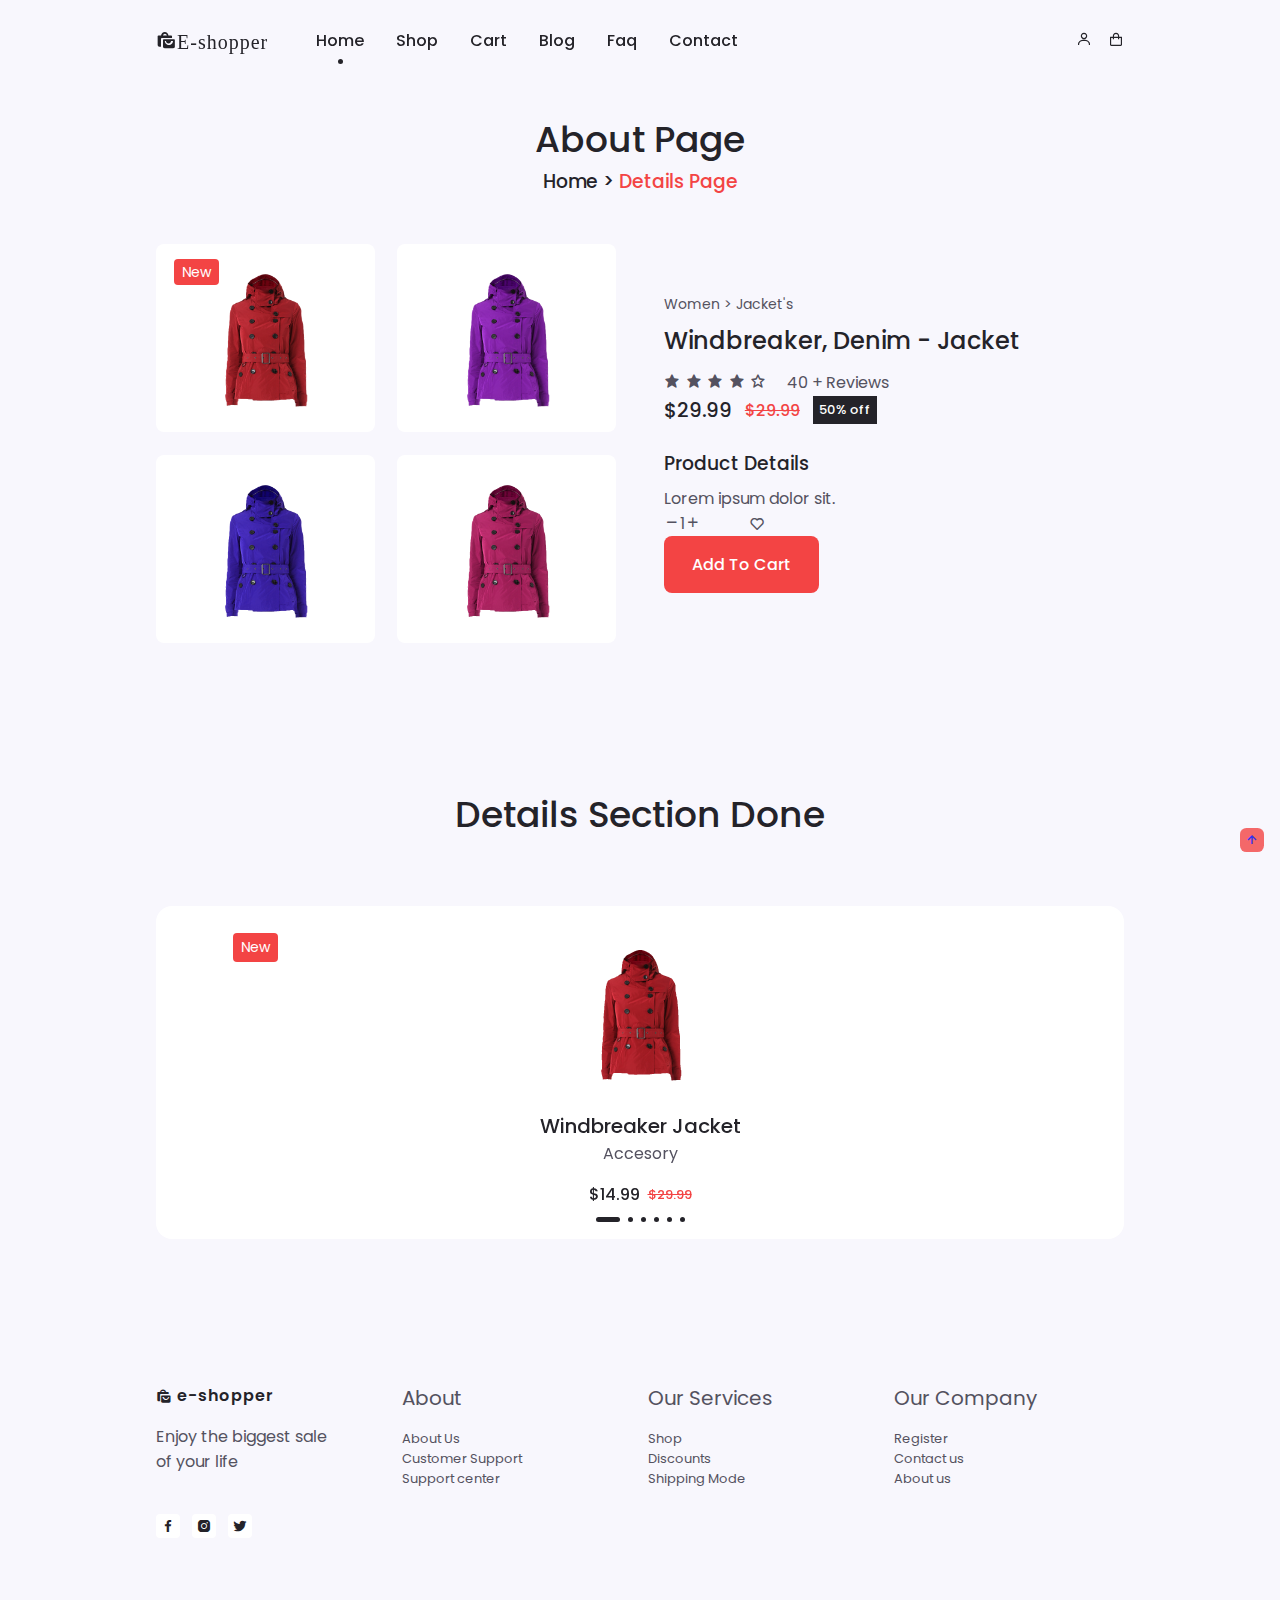
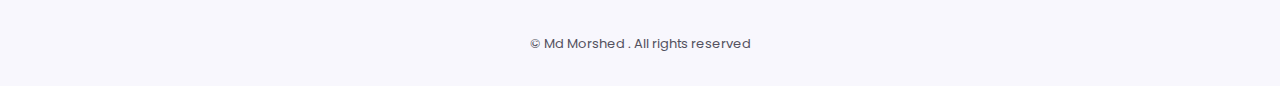
<file: details.html>
<!DOCTYPE html>
<html lang="en">
<head>
    <meta charset="UTF-8">
    <meta http-equiv="X-UA-Compatible" content="IE=edge">
    <meta name="viewport" content="width=device-width, initial-scale=1.0">

    <!--=============== BOXICONS ===============-->
    <link rel="stylesheet" href="https://cdn.jsdelivr.net/npm/boxicons@latest/css/boxicons.min.css">

    <!--=============== SWIPER CSS ===============-->
    <link rel="stylesheet" href="assets/css/swiper-bundle.min.css">

    <!--=============== CSS ===============-->
    <link rel="stylesheet" href="assets/css/style.css">
    <link rel="stylesheet" href="assets/css/colors/color-1.css">

    <title>Responsive e-commerce website - Crypticalcoder</title>
</head>
<body>
    <!--=============== HEADER ===============-->
    <header class="header" id="header">



        <nav class="nav container">
    
            <a href="index.html" class="nav__logo">
                <i class="bx bxs-shopping-bags nav__logo-icon">E-shopper</i>
            </a>
    
            <div class="nav__menu" id="nav__menu">
    
                <ul class="nav__List">
                 <li class="nav__item">
                    <a href="index.html" class="nav__link  active-link"> Home</a>
                 </li>
                 <li class="nav__item">
                    <a href="shop.html" class="nav__link "> Shop</a>
                 </li>
    
    
                 <li class="nav__item">
                    <a href="cart.html" class="nav__link"> Cart</a>
                 </li>
    
    
                 <li class="nav__item">
                    <a href="blog.html" class="nav__link "> Blog</a>
                 </li>
    
    
                 <li class="nav__item">
                    <a href="faq.html" class="nav__link "> Faq</a>
                 </li>
    
                 <li class="nav__item">
                    <a href="contact.html" class="nav__link ">Contact</a>
                 </li>
    
                </ul>
    
                <div class="nav__close" id="nav-close">
    
                    <i class="bx bx-x"></i>
                </div>
            </div>
    
            <div class="nav__btns">
                <div class="login__toggle" id="login-toggle">
                    <i class="bx bx-user"></i>
                </div>
                <div class="nav__shop" id="cart-shop">
                    <i class="bx bx-shopping-bag"></i>
                </div>
                <div class="nav__toggle" id="nav-toggle">
                    <i class="bx bx-grid-alt"></i>
                </div>
    
            </div>
    
        </nav>
        
    </header>
    
    
    <!--=============== CART ===============-->
    <div class="cart" id="cart">
    
        <i class="bx bx-x cart__close" id="cart__close"></i>
        <h2 class="cart_title-center">My Cart </h2>
    
    
        <div class="cart__container">
    
            <article class="cart__card">
                <div class="cart__box">
                    <img src="assets/img/cart-1.png" alt="" class="cart_img" srcset="">
                </div>
    
                <div class="cart__details">
                    <h3 class="cart__title">Windbreaker</h3>
                    <span class="cart__price">
                        $12
                    </span>
    
                    <div class="cart__amount">
                        <div class="cart__amount-content">
                            <span class="cart__amount-box">
                                <i class="bx bx-minus"></i>
                            </span>
    
                            <span class="cart__amount-number">1</span>
    
                            <span class="cart__amount-box">
                                <i class="bx bx-plus"></i>
                            </span>
    
                        </div>
                        <i  class="bx bx-trash-alt cart__amount-trash"></i>
                    </div>
                </div>
            </article>
    
    
            <article class="cart__card">
                <div class="cart__box">
                    <img src="assets/img/cart-2.png" alt="" class="cart_img" srcset="">
                </div>
    
                <div class="cart__details">
                    <h3 class="cart__title">Cardian Hoodie </h3>
                    <span class="cart__price">
                        $12
                    </span>
    
                    <div class="cart__amount">
                        <div class="cart__amount-content">
                            <span class="cart__amount-box">
                                <i class="bx bx-minus"></i>
                            </span>
    
                            <span class="cart__amount-number">1</span>
    
                            <span class="cart__amount-box">
                                <i class="bx bx-plus"></i>
                            </span>
    
                        </div>
                        <i  class="bx bx-trash-alt cart__amount-trash"></i>
                    </div>
                </div>
            </article>
    
            <article class="cart__card">
                <div class="cart__box">
                    <img src="assets/img/cart-3.png" alt="" class="cart_img" srcset="">
                </div>
    
                <div class="cart__details">
                    <h3 class="cart__title">Sweater </h3>
                    <span class="cart__price">
                        $12
                    </span>
    
                    <div class="cart__amount">
                        <div class="cart__amount-content">
                            <span class="cart__amount-box">
                                <i class="bx bx-minus"></i>
                            </span>
    
                            <span class="cart__amount-number">1</span>
    
                            <span class="cart__amount-box">
                                <i class="bx bx-plus"></i>
                            </span>
    
                        </div>
                        <i  class="bx bx-trash-alt cart__amount-trash"></i>
                    </div>
                </div>
            </article>
        </div>
    
        <div class="cart__prices">
            <span class="cart__price-item"> 3 item</span>
            <span class="cart__prices-total"> $28 </span>
        </div>
        
    </div>
    
    <!--=============== LOGIN ===============-->
    <div class="login" id="Login">
    
        <i class="bx bx-x login__close" id="Login-close"></i>        
        <h2 class="Login__title-center">Login</h2>
        <form action="" class="login__form grid">
            <div class="login__content">
                <label for="" class="login__label" >Email</label>
                <input type="email" name="" class="login__input" id="loi">
            </div>
            <div class="login__content">
                <label for="" class="login__label" >Password</label>
                <input type="password" placeholder="password" name="" class="login__input" id="lu">
            </div>
            <div>
                <a href="#" class="button" >Sign in</a>
            </div>
            <div>
                <p class="signup">Not a member <a href="registration.html">Sign up Now</a></p>
            </div>
        </form>
    </div>

    <!--=============== MAIN ===============-->
    <main class="main">
        <!--=============== DETAILS ===============-->
        <section class="contact section container">

            <h2 class="breadcrumb__title">About  Page</h2>
            <h3 class="breadcrumb__subtitle">Home >  <span>Details Page</span></h3>

            <div class="details__container grid">

                <div class="product__images grid">

                    <div class="product__img">
                        <div class="details__img-tag">
                            New
                        </div>

                            <img src="assets/img/details-1.png"
                            alt="" srcset="">
                        </div>

                        <div class="product__img">
                            <img src="assets/img/details-2.png" alt="" srcset="">
                        </div>


                        <div class="product__img">
                            <img src="assets/img/details-3.png" alt="" srcset="">
                        </div>

                        <div class="product__img">
                            <img src="assets/img/details-4.png" alt="" srcset="">
                        </div>


                    

                </div>
                <div class="product__info">

                    <p class="details__subtitle">Women > Jacket's</p>

                    <h3 class="details__title">Windbreaker, Denim - Jacket</h3>


                    <div class="rating">
                        <div class="stars">
                            <i class="bx bxs-star"></i>
                            <i class="bx bxs-star"></i>
                            <i class="bx bxs-star"></i>
                            <i class="bx bxs-star"></i>
                            <i class="bx bx-star"></i>
                        </div>

                        <div class="reviews__count">40 + Reviews </div>
                    </div>


                    <div class="details__prices">


                        <span class="details__price">$29.99</span>
                        <span class="details__discount">$29.99</span>
                        <span class="details__percentage">50% off</span>
                    </div>


                    <div class="details__description">
                        <h3 class="description__title">
                            Product Details
                        </h3>
                        <div class="dscription__details">
                            <p>Lorem ipsum dolor sit.</p>
                        </div>


                        <div class="cart__amount">
                            <div class="cart__amount-content">
                                <span class="cart__amount-box">
                                    <i class="bx bx-minus"></i>
                                </span>
        
                                <span class="cart__amount-number">1</span>
        
                                <span class="cart__amount-box">
                                    <i class="bx bx-plus"></i>
                                </span>
        
                            </div>
                            <i  class="bx bx-heart cart__amount-heart"></i>
                        </div>
                        <a href="" class="button">Add To Cart</a>



                    </div>
                

                </div>
            </div>
            
        </section>

        <!--=============== RELATED PRODUCTS ===============-->
        <section class="related__products section">
            
            <h2 class="section__title">Details Section Done </h2>

            <div class="new__container container">
                <div class="swiper new-swiper">
                    <div class="swiper-wrapper">



                        <div class="new__content swiper-slide">
                            <div class="new__tag">New</div>
                            <img src="assets/img/new-1.png" alt="" class="new__img" srcset="">
                            <h3 class="new__title">Windbreaker Jacket </h3>
                            <span class="new__subtitle">Accesory </span>


                            <div class="new__prices">
                                <span class="new__price">$14.99</span>
                                <span class="new__discount">$29.99</span>
                            </div>

                            <a href="details.html" class="button new__button">
                                <i class="bx bx-cart-alt new__icon"></i>
                            </a>
                        </div>

                        <div class="new__content swiper-slide">
                            <div class="new__tag">New</div>
                            <img src="assets/img/new-2.png" alt="" class="new__img" srcset="">
                            <h3 class="new__title">Windbreaker Jacket </h3>
                            <span class="new__subtitle">Accesory </span>


                            <div class="new__prices">
                                <span class="new__price">$14.99</span>
                                <span class="new__discount">$29.99</span>
                            </div>

                            <a href="details.html" class="button new__button">
                                <i class="bx bx-cart-alt new__icon"></i>
                            </a>
                        </div>

                        <div class="new__content swiper-slide">
                            <div class="new__tag">New</div>
                            <img src="assets/img/new-3.png" alt="" class="new__img" srcset="">
                            <h3 class="new__title">Windbreaker Jacket </h3>
                            <span class="new__subtitle">Accesory </span>


                            <div class="new__prices">
                                <span class="new__price">$14.99</span>
                                <span class="new__discount">$29.99</span>
                            </div>

                            <a href="details.html" class="button new__button">
                                <i class="bx bx-cart-alt new__icon"></i>
                            </a>
                        </div>

                        <div class="new__content swiper-slide">
                            <div class="new__tag">New</div>
                            <img src="assets/img/new-3.png" alt="" class="new__img" srcset="">
                            <h3 class="new__title">Windbreaker Jacket </h3>
                            <span class="new__subtitle">Accesory </span>


                            <div class="new__prices">
                                <span class="new__price">$14.99</span>
                                <span class="new__discount">$29.99</span>
                            </div>

                            <a href="details.html" class="button new__button">
                                <i class="bx bx-cart-alt new__icon"></i>
                            </a>
                        </div>

                        <div class="new__content swiper-slide">
                            <div class="new__tag">New</div>
                            <img src="assets/img/new-4.png" alt="" class="new__img" srcset="">
                            <h3 class="new__title">Windbreaker Jacket </h3>
                            <span class="new__subtitle">Accesory </span>


                            <div class="new__prices">
                                <span class="new__price">$14.99</span>
                                <span class="new__discount">$29.99</span>
                            </div>

                            <a href="details.html" class="button new__button">
                                <i class="bx bx-cart-alt new__icon"></i>
                            </a>
                        </div>

                        <div class="new__content swiper-slide">
                            <div class="new__tag">New</div>
                            <img src="assets/img/new-5.png" alt="" class="new__img" srcset="">
                            <h3 class="new__title">Windbreaker Jacket </h3>
                            <span class="new__subtitle">Accesory </span>


                            <div class="new__prices">
                                <span class="new__price">$14.99</span>
                                <span class="new__discount">$29.99</span>
                            </div>

                            <a href="details.html" class="button new__button">
                                <i class="bx bx-cart-alt new__icon"></i>
                            </a>
                        </div>



                    </div>
                    <div class="swiper-pagination"></div>
                </div>
            </div>

        </section>
    </main>


    <!--=============== FOOTER ===============-->
    <footer class="footer section">

        <div class="footer__container container grid">

           <div class="footer__content">
               <a href="" class="footer__logo"> 
                   <i class="bx bxs-shopping-bags footer__Logo-icons"></i>E-shopper
               </a>
               <p class="footer__description">Enjoy the biggest sale <br>of your life  </p>


               <ul class="footer__social">
                   <a href="#" class="footer__social-link"><i class="bx bxl-facebook"></i></a>
                   <a href="#" class="footer__social-link"><i class="bx bxl-instagram-alt"></i></a>
                   <a href="#" class="footer__social-link"><i class="bx bxl-twitter"></i></a>
               </ul>


           </div>

        
           <ul class="footer__content">


               <div class="footer__title">About</div>

               <div class="footer__link">

                   <li><a href="#about.html" class="footer__link">About Us</a></li>
                   <li><a href="#" class="footer__link">Customer Support</a></li>
                   <li><a href="#" class="footer__link">Support center </a></li>
               </div>

           </ul>

            
           <ul class="footer__content">


               <div class="footer__title">Our Services </div>

               <div class="footer__link">

                   <li><a href="#" class="footer__link">Shop</a></li>
                   <li><a href="#" class="footer__link">Discounts</a></li>
                   <li><a href="#" class="footer__link">Shipping Mode </a></li>
               </div>

           </ul>
      



           <div class="footer__content">


               <div class="footer__title">Our Company </div>

               <ul class="footer__link">

                   <li><a href="registration.html" class="footer__link">Register</a></li>
                   <li><a href="contact.html" class="footer__link">Contact us </a></li>
                   <li><a href="about.html" class="footer__link">About us  </a></li>
               </ul>
           </div>
        </div>



   <span class="footer__copy">&#169; Md Morshed . All rights reserved </span>
</footer>

    <!--=============== LIGHTBOX ===============-->


    <div class="lightbox ">
        <div class="lightbox__content">
            <div class="lightbox__close">&times;</div>
            <img src="assets/img/product-2.png" class="lightbox__img" alt="" srcset="">

            
            <div class="lightbox__caption">
                <div class="caption__text"> e-shopper </div>
            <div class="caption__counter">1 0f 4 </div>
        </div>
    </div>

       <div class="lightbox__controls">

        <div class="prev__item"> <i class="bx bx-chevron-left"></i> </div>
        <div class="next__item"> <i class="bx bx-chevron-right"></i> </div>

       </div>

    </div>

    <!--=============== SCROLL UP ===============-->
    <a href="#" class="scrollup" id="scroll-up">
        <i class="bx bx-up-arrow-alt scroll-up"></i>
    </a>
    <!--=============== STYLE SWITCHER ===============-->
    
    <!--=============== SWIPER JS ===============-->
    <script src="assets/js/swiper-bundle.min.js"></script>

    <!--=============== JS ===============-->
    <script src="assets/js/main.js"></script>
</body>
</html>
</file>
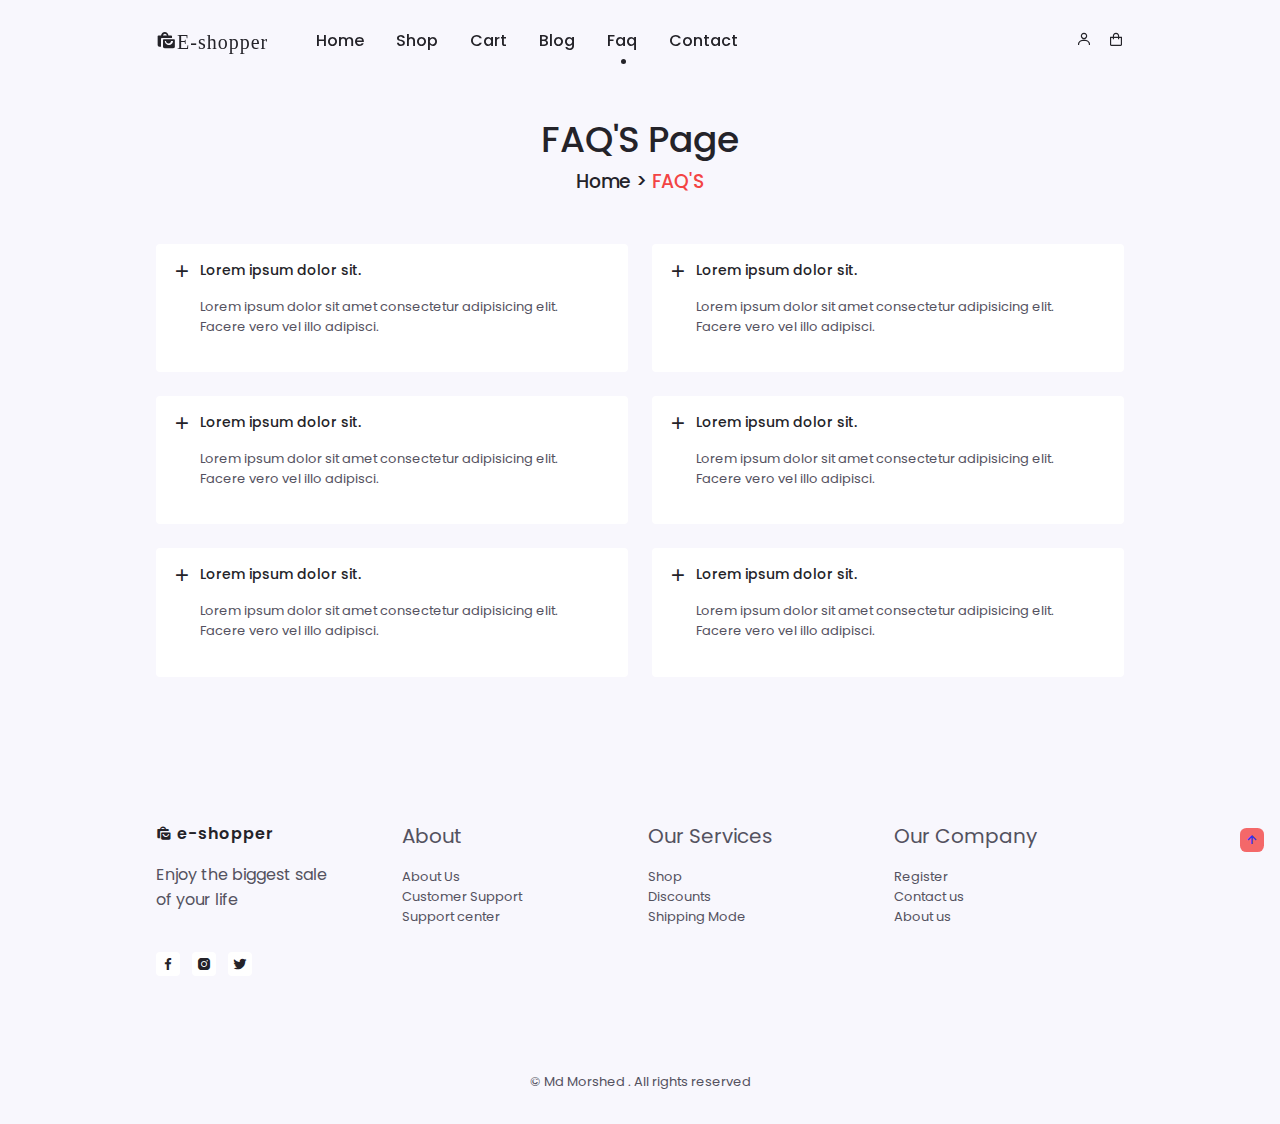
<file: faq.html>
<!DOCTYPE html>
<html lang="en">
<head>
    <meta charset="UTF-8">
    <meta http-equiv="X-UA-Compatible" content="IE=edge">
    <meta name="viewport" content="width=device-width, initial-scale=1.0">

    <!--=============== BOXICONS ===============-->
    <link rel="stylesheet" href="https://cdn.jsdelivr.net/npm/boxicons@latest/css/boxicons.min.css">

    <!--=============== SWIPER CSS ===============-->
    <link rel="stylesheet" href="assets/css/swiper-bundle.min.css">

    <!--=============== CSS ===============-->
    <link rel="stylesheet" href="assets/css/style.css">
    <link rel="stylesheet" href="assets/css/colors/color-1.css">

    <title>Responsive e-commerce website - Crypticalcoder</title>
</head>
<body>
    <!--=============== HEADER ===============-->
    <header class="header" id="header">



        <nav class="nav container">

            <a href="index.html" class="nav__logo">
                <i class="bx bxs-shopping-bags nav__logo-icon">E-shopper</i>
            </a>

            <div class="nav__menu" id="nav__menu">

                <ul class="nav__List">
                 <li class="nav__item">
                    <a href="index.html" class="nav__link "> Home</a>
                 </li>
                 <li class="nav__item">
                    <a href="shop.html" class="nav__link"> Shop</a>
                 </li>


                 <li class="nav__item">
                    <a href="cart.html" class="nav__link"> Cart</a>
                 </li>


                 <li class="nav__item">
                    <a href="blog.html" class="nav__link "> Blog</a>
                 </li>


                 <li class="nav__item">
                    <a href="faq.html" class="nav__link  active-link"> Faq</a>
                 </li>

                 <li class="nav__item">
                    <a href="contact.html" class="nav__link ">Contact</a>
                 </li>

                </ul>

                <div class="nav__close" id="nav-close">

                    <i class="bx bx-x"></i>
                </div>
            </div>

            <div class="nav__btns">
                <div class="login__toggle" id="login-toggle">
                    <i class="bx bx-user"></i>
                </div>
                <div class="nav__shop" id="cart-shop">
                    <i class="bx bx-shopping-bag"></i>
                </div>
                <div class="nav__toggle" id="nav-toggle">
                    <i class="bx bx-grid-alt"></i>
                </div>

            </div>

        </nav>
        
    </header>

    <!--=============== CART ===============-->
    <div class="cart" id="cart">

        <i class="bx bx-x cart__close" id="cart__close"></i>
        <h2 class="cart_title-center">My Cart </h2>


        <div class="cart__container">

            <article class="cart__card">
                <div class="cart__box">
                    <img src="assets/img/cart-1.png" alt="" class="cart_img" srcset="">
                </div>

                <div class="cart__details">
                    <h3 class="cart__title">Windbreaker</h3>
                    <span class="cart__price">
                        $12
                    </span>

                    <div class="cart__amount">
                        <div class="cart__amount-content">
                            <span class="cart__amount-box">
                                <i class="bx bx-minus"></i>
                            </span>

                            <span class="cart__amount-number">1</span>

                            <span class="cart__amount-box">
                                <i class="bx bx-plus"></i>
                            </span>

                        </div>
                        <i  class="bx bx-trash-alt cart__amount-trash"></i>
                    </div>
                </div>
            </article>


            <article class="cart__card">
                <div class="cart__box">
                    <img src="assets/img/cart-2.png" alt="" class="cart_img" srcset="">
                </div>

                <div class="cart__details">
                    <h3 class="cart__title">Cardian Hoodie </h3>
                    <span class="cart__price">
                        $12
                    </span>

                    <div class="cart__amount">
                        <div class="cart__amount-content">
                            <span class="cart__amount-box">
                                <i class="bx bx-minus"></i>
                            </span>

                            <span class="cart__amount-number">1</span>

                            <span class="cart__amount-box">
                                <i class="bx bx-plus"></i>
                            </span>

                        </div>
                        <i  class="bx bx-trash-alt cart__amount-trash"></i>
                    </div>
                </div>
            </article>
  
            <article class="cart__card">
                <div class="cart__box">
                    <img src="assets/img/cart-3.png" alt="" class="cart_img" srcset="">
                </div>

                <div class="cart__details">
                    <h3 class="cart__title">Sweater </h3>
                    <span class="cart__price">
                        $12
                    </span>

                    <div class="cart__amount">
                        <div class="cart__amount-content">
                            <span class="cart__amount-box">
                                <i class="bx bx-minus"></i>
                            </span>

                            <span class="cart__amount-number">1</span>

                            <span class="cart__amount-box">
                                <i class="bx bx-plus"></i>
                            </span>

                        </div>
                        <i  class="bx bx-trash-alt cart__amount-trash"></i>
                    </div>
                </div>
            </article>
        </div>

        <div class="cart__prices">
            <span class="cart__price-item"> 3 item</span>
            <span class="cart__prices-total"> $28 </span>
        </div>
        
    </div>

    <!--=============== LOGIN ===============-->
    <div class="login" id="Login">

        <i class="bx bx-x login__close" id="Login-close"></i>        
        <h2 class="Login__title-center">Login</h2>
        <form action="" class="login__form grid">
            <div class="login__content">
                <label for="" class="login__label" >Email</label>
                <input type="email" name="" class="login__input" id="loi">
            </div>
            <div class="login__content">
                <label for="" class="login__label" >Password</label>
                <input type="password" placeholder="password" name="" class="login__input" id="lu">
            </div>
            <div>
                <a href="#" class="button" >Sign in</a>
            </div>
            <div>
                <p class="signup">Not a member <a href="registration.html">Sign up Now</a></p>
            </div>
        </form>
    </div>

    <!--=============== MAIN ===============-->
    <main class="main">
        <!--=============== FAQ'S ===============-->
        <section class="questions section container">

            <h2 class="breadcrumb__title">FAQ'S Page</h2>

            <h3 class="breadcrumb__subtitle">Home > <span>FAQ'S</span></h3>

            <div class="questions__container grid" >


                <div class="questions__group">
                        <!-- 1 -->
                    <div class="questions__item">
                        <header class="questions__header">

                            <i class="bx bx-plus questions__icon"></i>

                            <h3 class="questions__item-title">Lorem ipsum dolor sit.</h3>

                        </header>


                        <div class="questons__content">
                            <p class="questions__description">
                                Lorem ipsum dolor sit amet consectetur adipisicing elit. Facere vero vel illo adipisci.
                            </p>
                        </div>



                    </div>

                    <!-- 2 -->

                    <div class="questions__item">
                        <header class="questions__header">

                            <i class="bx bx-plus questions__icon"></i>

                            <h3 class="questions__item-title">Lorem ipsum dolor sit.</h3>

                        </header>


                        <div class="questons__content">
                            <p class="questions__description">
                                Lorem ipsum dolor sit amet consectetur adipisicing elit. Facere vero vel illo adipisci.
                            </p>
                        </div>



                    </div>

                    <!-- 3 -->

                    <div class="questions__item">
                        <header class="questions__header">

                            <i class="bx bx-plus questions__icon"></i>

                            <h3 class="questions__item-title">Lorem ipsum dolor sit.</h3>

                        </header>


                        <div class="questons__content">
                            <p class="questions__description">
                                Lorem ipsum dolor sit amet consectetur adipisicing elit. Facere vero vel illo adipisci.
                            </p>
                        </div>



                    </div>
                </div>

                  <div class="questions__group">

                        <!-- 1 -->
                    <div class="questions__item">
                        <header class="questions__header">

                            <i class="bx bx-plus questions__icon"></i>

                            <h3 class="questions__item-title">Lorem ipsum dolor sit.</h3>

                        </header>


                        <div class="questons__content">
                            <p class="questions__description">
                                Lorem ipsum dolor sit amet consectetur adipisicing elit. Facere vero vel illo adipisci.
                            </p>
                        </div>



                    </div>

                    <!-- 2 -->

                    <div class="questions__item">
                        <header class="questions__header">

                            <i class="bx bx-plus questions__icon"></i>

                            <h3 class="questions__item-title">Lorem ipsum dolor sit.</h3>

                        </header>


                        <div class="questons__content">
                            <p class="questions__description">
                                Lorem ipsum dolor sit amet consectetur adipisicing elit. Facere vero vel illo adipisci.
                            </p>
                        </div>



                    </div>

                    <!-- 3 -->

                    <div class="questions__item">
                        <header class="questions__header">

                            <i class="bx bx-plus questions__icon"></i>

                            <h3 class="questions__item-title">Lorem ipsum dolor sit.</h3>

                        </header>


                        <div class="questons__content">
                            <p class="questions__description">
                                Lorem ipsum dolor sit amet consectetur adipisicing elit. Facere vero vel illo adipisci.
                            </p>
                        </div>



                    </div>
                </div>

            </div>
            
        </section>
    </main>

    <!--=============== FOOTER ===============-->
    <footer class="footer section">

        <div class="footer__container container grid">

           <div class="footer__content">
               <a href="" class="footer__logo"> 
                   <i class="bx bxs-shopping-bags footer__Logo-icons"></i>E-shopper
               </a>
               <p class="footer__description">Enjoy the biggest sale <br>of your life  </p>


               <ul class="footer__social">
                   <a href="#" class="footer__social-link"><i class="bx bxl-facebook"></i></a>
                   <a href="#" class="footer__social-link"><i class="bx bxl-instagram-alt"></i></a>
                   <a href="#" class="footer__social-link"><i class="bx bxl-twitter"></i></a>
               </ul>


           </div>

        
           <ul class="footer__content">


               <div class="footer__title">About</div>

               <div class="footer__link">

                   <li><a href="#" class="footer__link">About Us</a></li>
                   <li><a href="#" class="footer__link">Customer Support</a></li>
                   <li><a href="#" class="footer__link">Support center </a></li>
               </div>

           </ul>

            
           <ul class="footer__content">


               <div class="footer__title">Our Services </div>

               <div class="footer__link">

                   <li><a href="#" class="footer__link">Shop</a></li>
                   <li><a href="#" class="footer__link">Discounts</a></li>
                   <li><a href="#" class="footer__link">Shipping Mode </a></li>
               </div>

           </ul>
      



           <div class="footer__content">


               <div class="footer__title">Our Company </div>

               <ul class="footer__link">

                   <li><a href="#" class="footer__link">Register</a></li>
                   <li><a href="#" class="footer__link">Contact us </a></li>
                   <li><a href="#" class="footer__link">About us  </a></li>
               </ul>
           </div>
        </div>



   <span class="footer__copy">&#169; Md Morshed . All rights reserved </span>
</footer>

    <!--=============== SCROLL UP ===============-->
    <a href="#" class="scrollup" id="scroll-up">
        <i class="bx bx-up-arrow-alt scroll-up"></i>
    </a>
    <!--=============== STYLE SWITCHER ===============-->
    
    <!--=============== SWIPER JS ===============-->
    <script src="assets/js/swiper-bundle.min.js"></script>

    <!--=============== JS ===============-->
    <script src="assets/js/main.js"></script>
</body>
</html>
</file>
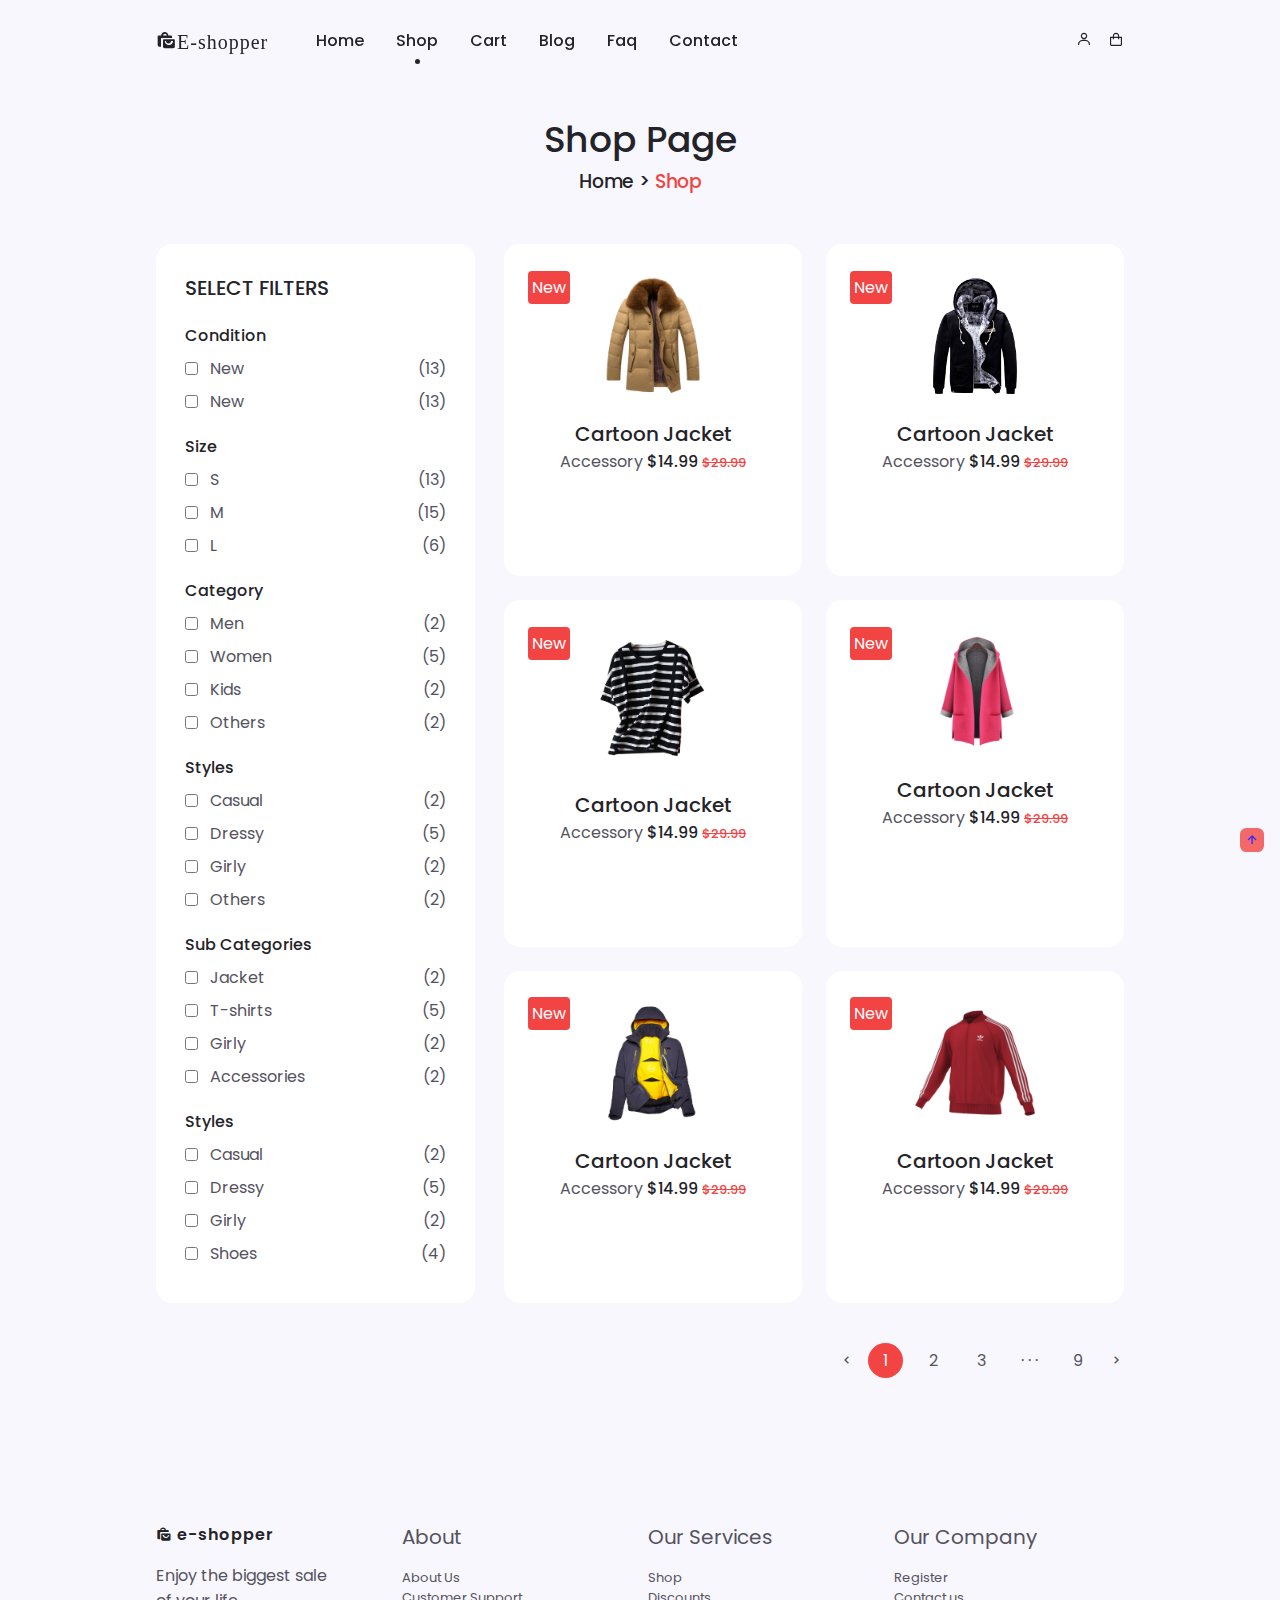
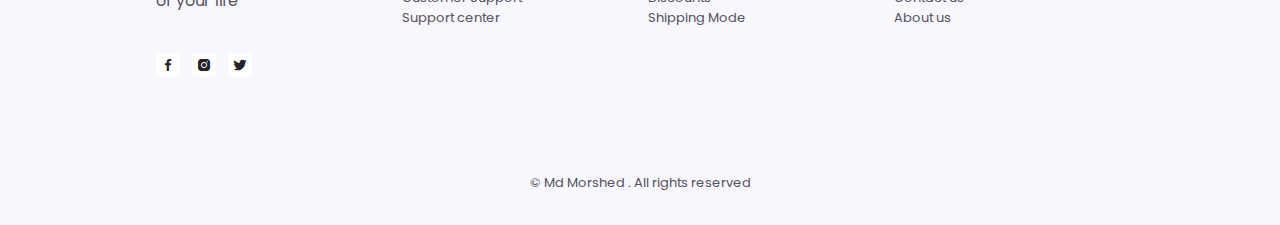
<file: shop.html>
<!DOCTYPE html>
<html lang="en">
<head>
    <meta charset="UTF-8">
    <meta http-equiv="X-UA-Compatible" content="IE=edge">
    <meta name="viewport" content="width=device-width, initial-scale=1.0">

    <!--=============== BOXICONS ===============-->
    <link rel="stylesheet" href="https://cdn.jsdelivr.net/npm/boxicons@latest/css/boxicons.min.css">

    <!--=============== SWIPER CSS ===============-->
    <link rel="stylesheet" href="assets/css/swiper-bundle.min.css">

    <!--=============== CSS ===============-->
    <link rel="stylesheet" href="assets/css/style.css">
    <link rel="stylesheet" href="assets/css/colors/color-1.css">

    <title>Responsive e-commerce website - Crypticalcoder</title>
</head>
<body>
    <!--=============== HEADER ===============-->
    <header class="header" id="header">



        <nav class="nav container">

            <a href="index.html" class="nav__logo">
                <i class="bx bxs-shopping-bags nav__logo-icon">E-shopper</i>
            </a>

            <div class="nav__menu" id="nav__menu">

                <ul class="nav__List">
                 <li class="nav__item">
                    <a href="index.html" class="nav__link "> Home</a>
                 </li>
                 <li class="nav__item">
                    <a href="shop.html" class="nav__link active-link"> Shop</a>
                 </li>


                 <li class="nav__item">
                    <a href="cart.html" class="nav__link"> Cart</a>
                 </li>


                 <li class="nav__item">
                    <a href="blog.html" class="nav__link "> Blog</a>
                 </li>


                 <li class="nav__item">
                    <a href="faq.html" class="nav__link "> Faq</a>
                 </li>

                 <li class="nav__item">
                    <a href="contact.html" class="nav__link ">Contact</a>
                 </li>

                </ul>

                <div class="nav__close" id="nav-close">

                    <i class="bx bx-x"></i>
                </div>
            </div>

            <div class="nav__btns">
                <div class="login__toggle" id="login-toggle">
                    <i class="bx bx-user"></i>
                </div>
                <div class="nav__shop" id="cart-shop">
                    <i class="bx bx-shopping-bag"></i>
                </div>
                <div class="nav__toggle" id="nav-toggle">
                    <i class="bx bx-grid-alt"></i>
                </div>

            </div>

        </nav>
        
    </header>


    <!--=============== CART ===============-->
    <div class="cart" id="cart">

        <i class="bx bx-x cart__close" id="cart__close"></i>
        <h2 class="cart_title-center">My Cart </h2>


        <div class="cart__container">

            <article class="cart__card">
                <div class="cart__box">
                    <img src="assets/img/cart-1.png" alt="" class="cart_img" srcset="">
                </div>

                <div class="cart__details">
                    <h3 class="cart__title">Windbreaker</h3>
                    <span class="cart__price">
                        $12
                    </span>

                    <div class="cart__amount">
                        <div class="cart__amount-content">
                            <span class="cart__amount-box">
                                <i class="bx bx-minus"></i>
                            </span>

                            <span class="cart__amount-number">1</span>

                            <span class="cart__amount-box">
                                <i class="bx bx-plus"></i>
                            </span>

                        </div>
                        <i  class="bx bx-trash-alt cart__amount-trash"></i>
                    </div>
                </div>
            </article>


            <article class="cart__card">
                <div class="cart__box">
                    <img src="assets/img/cart-2.png" alt="" class="cart_img" srcset="">
                </div>

                <div class="cart__details">
                    <h3 class="cart__title">Cardian Hoodie </h3>
                    <span class="cart__price">
                        $12
                    </span>

                    <div class="cart__amount">
                        <div class="cart__amount-content">
                            <span class="cart__amount-box">
                                <i class="bx bx-minus"></i>
                            </span>

                            <span class="cart__amount-number">1</span>

                            <span class="cart__amount-box">
                                <i class="bx bx-plus"></i>
                            </span>

                        </div>
                        <i  class="bx bx-trash-alt cart__amount-trash"></i>
                    </div>
                </div>
            </article>
  
            <article class="cart__card">
                <div class="cart__box">
                    <img src="assets/img/cart-3.png" alt="" class="cart_img" srcset="">
                </div>

                <div class="cart__details">
                    <h3 class="cart__title">Sweater </h3>
                    <span class="cart__price">
                        $12
                    </span>

                    <div class="cart__amount">
                        <div class="cart__amount-content">
                            <span class="cart__amount-box">
                                <i class="bx bx-minus"></i>
                            </span>

                            <span class="cart__amount-number">1</span>

                            <span class="cart__amount-box">
                                <i class="bx bx-plus"></i>
                            </span>

                        </div>
                        <i  class="bx bx-trash-alt cart__amount-trash"></i>
                    </div>
                </div>
            </article>
        </div>

        <div class="cart__prices">
            <span class="cart__price-item"> 3 item</span>
            <span class="cart__prices-total"> $28 </span>
        </div>
        
    </div>

    <!--=============== LOGIN ===============-->
    <div class="login" id="Login">

        <i class="bx bx-x login__close" id="Login-close"></i>        
        <h2 class="Login__title-center">Login</h2>
        <form action="" class="login__form grid">
            <div class="login__content">
                <label for="" class="login__label" >Email</label>
                <input type="email" name="" class="login__input" id="loi">
            </div>
            <div class="login__content">
                <label for="" class="login__label" >Password</label>
                <input type="password" placeholder="password" name="" class="login__input" id="lu">
            </div>
            <div>
                <a href="#" class="button" >Sign in</a>
            </div>
            <div>
                <p class="signup">Not a member <a href="registration.html">Sign up Now</a></p>
            </div>
        </form>
    </div>

    <!--=============== MAIN ===============-->
    <main class="main">
        <!--=============== SHOP ===============-->
        <section class="shop section container">

            <h2 class="breadcrumb__title"> Shop Page</h2>

            <h3 class="breadcrumb__subtitle">Home > <span>Shop </span></h3>


            <div class="shop__container grid">

                <div class="sidebar">
                    <h3 class="filter__title">Select Filters</h3>
                    <!-- m -->
                    <div class="filter__content">
                        <h3 class="filter__subtitle">
                            Condition
                        </h3>

                        <div class="filter">
                            <input type="checkbox" name="" id="">
                            <p>New</p> <span>(13)</span>
                        </div>


                        
                        <div class="filter">
                            <input type="checkbox" name="" id="">
                            <p>New</p> <span>(13)</span>
                        </div>


                    </div>


                    <!-- mm -->

                    <div class="filter__content">
                        <h3 class="filter__subtitle">
                           Size
                        </h3>

                        <div class="filter">
                            <input type="checkbox" name="" id="">
                            <p>S</p> <span>(13)</span>
                        </div>


                        
                        <div class="filter">
                            <input type="checkbox" name="" id="">
                            <p>M</p> <span>(15)</span>
                        </div>

                        <div class="filter">
                            <input type="checkbox" name="" id="">
                            <p>L</p> <span>(6)</span>
                        </div>


                    </div>


                    <!-- CATEGORY -->

                    <div class="filter__content">
                        <h3 class="filter__subtitle">
                       Category
                        </h3>

                        <div class="filter">
                            <input type="checkbox" name="" id="">
                            <p>Men</p> <span>(2)</span>
                        </div>


                        
                        <div class="filter">
                            <input type="checkbox" name="" id="">
                            <p>Women</p> <span>(5)</span>
                        </div>

                        <div class="filter">
                            <input type="checkbox" name="" id="">
                            <p>Kids</p> <span>(2)</span>
                        </div>


                        <div class="filter">
                            <input type="checkbox" name="" id="">
                            <p>Others</p> <span>(2)</span>
                        </div>


                    </div>



                    <!-- styles -->



                    <div class="filter__content">
                        <h3 class="filter__subtitle">
                     Styles 
                        </h3>

                        <div class="filter">
                            <input type="checkbox" name="" id="">
                            <p>Casual</p> <span>(2)</span>
                        </div>

                        <div class="filter">
                            <input type="checkbox" name="" id="">
                            <p>Dressy</p> <span>(5)</span>
                        </div>

                        <div class="filter">
                            <input type="checkbox" name="" id="">
                            <p>Girly</p> <span>(2)</span>
                        </div>


                        <div class="filter">
                            <input type="checkbox" name="" id="">
                            <p>Others</p> <span>(2)</span>
                        </div>


                    </div>



                    <div class="filter__content">
                        <h3 class="filter__subtitle">
                    Sub Categories
                        </h3>

                        <div class="filter">
                            <input type="checkbox" name="" id="">
                            <p>Jacket</p> <span>(2)</span>
                        </div>

                        <div class="filter">
                            <input type="checkbox" name="" id="">
                            <p>T-shirts</p> <span>(5)</span>
                        </div>

                        <div class="filter">
                            <input type="checkbox" name="" id="">
                            <p>Girly</p> <span>(2)</span>
                        </div>


                        <div class="filter">
                            <input type="checkbox" name="" id="">
                            <p>Accessories</p> <span>(2)</span>
                        </div>


                        <div class="filter__content">
                            <h3 class="filter__subtitle">
                         Styles 
                            </h3>
    
                            <div class="filter">
                                <input type="checkbox" name="" id="">
                                <p>Casual</p> <span>(2)</span>
                            </div>
    
                            <div class="filter">
                                <input type="checkbox" name="" id="">
                                <p>Dressy</p> <span>(5)</span>
                            </div>
    
                            <div class="filter">
                                <input type="checkbox" name="" id="">
                                <p>Girly</p> <span>(2)</span>
                            </div>
    
    
                            <div class="filter">
                                <input type="checkbox" name="" id="">
                                <p>Shoes</p> <span>(4)</span>
                            </div>
    
    
                        </div>


                    </div>

                </div>




            <div class="shop__items grid">

                <div class="shop__content">
                    <div class="shop__tag">New</div>
                    <img src="assets/img/product-1.png" alt="" srcset="" class="shop__img">
                    <h3 class="shop__title">Cartoon Jacket</h3>
                    <span class="subtitle">Accessory</span>


                    <div class="shop__prices">
                        <span class="shop__price">$14.99</span>
                        <span class="shop__discounts">$29.99</span>
                    </div>

                    <a href="details.html" class="button shop__button">
                        <i class="bx bx-cart-alt shop__icon"></i>
                    </a>
                </div>


                <div class="shop__content">
                    <div class="shop__tag">New</div>
                    <img src="assets/img/product-2.png" alt="" srcset="" class="shop__img">
                    <h3 class="shop__title">Cartoon Jacket</h3>
                    <span class="subtitle">Accessory</span>


                    <div class="shop__prices">
                        <span class="shop__price">$14.99</span>
                        <span class="shop__discounts">$29.99</span>
                    </div>

                    <a href="details.html" class="button shop__button">
                        <i class="bx bx-cart-alt shop__icon"></i>
                    </a>
                </div>

                <!-- 3 -->

                <div class="shop__content">
                    <div class="shop__tag">New</div>
                    <img src="assets/img/product-3.png" alt="" srcset="" class="shop__img">
                    <h3 class="shop__title">Cartoon Jacket</h3>
                    <span class="subtitle">Accessory</span>


                    <div class="shop__prices">
                        <span class="shop__price">$14.99</span>
                        <span class="shop__discounts">$29.99</span>
                    </div>

                    <a href="details.html" class="button shop__button">
                        <i class="bx bx-cart-alt shop__icon"></i>
                    </a>
                </div>


                <!-- 4 -->


                <div class="shop__content">
                    <div class="shop__tag">New</div>
                    <img src="assets/img/product-4.png" alt="" srcset="" class="shop__img">
                    <h3 class="shop__title">Cartoon Jacket</h3>
                    <span class="subtitle">Accessory</span>


                    <div class="shop__prices">
                        <span class="shop__price">$14.99</span>
                        <span class="shop__discounts">$29.99</span>
                    </div>

                    <a href="details.html" class="button shop__button">
                        <i class="bx bx-cart-alt shop__icon"></i>
                    </a>
                </div>



                <!--  5-->

                <div class="shop__content">
                    <div class="shop__tag">New</div>
                    <img src="assets/img/product-5.png" alt="" srcset="" class="shop__img">
                    <h3 class="shop__title">Cartoon Jacket</h3>
                    <span class="subtitle">Accessory</span>


                    <div class="shop__prices">
                        <span class="shop__price">$14.99</span>
                        <span class="shop__discounts">$29.99</span>
                    </div>

                    <a href="details.html" class="button shop__button">
                        <i class="bx bx-cart-alt shop__icon"></i>
                    </a>
                </div>

                <!-- 6 -->

                <div class="shop__content">
                    <div class="shop__tag">New</div>
                    <img src="assets/img/product-6.png" alt="" srcset="" class="shop__img">
                    <h3 class="shop__title">Cartoon Jacket</h3>
                    <span class="subtitle">Accessory</span>


                    <div class="shop__prices">
                        <span class="shop__price">$14.99</span>
                        <span class="shop__discounts">$29.99</span>
                    </div>

                    <a href="details.html" class="button shop__button">
                        <i class="bx bx-cart-alt shop__icon"></i>
                    </a>
                </div>

            </div>


            </div>


            <div class="pagination">


                <i class="bx bx-chevron-left pagination__icon"></i>

                <span class="current">1</span>
                <span>2</span>
                <span>3</span>
                <span> &middot;  &middot;  &middot; </span>
                <span>9</span>

                <i class="bx bx-chevron-right pagination__icon"></i>


            </div>


            
        </section>
    </main>

    <!--=============== FOOTER ===============-->
    <footer class="footer section">

        <div class="footer__container container grid">

           <div class="footer__content">
               <a href="" class="footer__logo"> 
                   <i class="bx bxs-shopping-bags footer__Logo-icons"></i>E-shopper
               </a>
               <p class="footer__description">Enjoy the biggest sale <br>of your life  </p>


               <ul class="footer__social">
                   <a href="#" class="footer__social-link"><i class="bx bxl-facebook"></i></a>
                   <a href="#" class="footer__social-link"><i class="bx bxl-instagram-alt"></i></a>
                   <a href="#" class="footer__social-link"><i class="bx bxl-twitter"></i></a>
               </ul>


           </div>

        
           <ul class="footer__content">


               <div class="footer__title">About</div>

               <div class="footer__link">

                   <li><a href="#" class="footer__link">About Us</a></li>
                   <li><a href="#" class="footer__link">Customer Support</a></li>
                   <li><a href="#" class="footer__link">Support center </a></li>
               </div>

           </ul>

            
           <ul class="footer__content">


               <div class="footer__title">Our Services </div>

               <div class="footer__link">

                   <li><a href="#" class="footer__link">Shop</a></li>
                   <li><a href="#" class="footer__link">Discounts</a></li>
                   <li><a href="#" class="footer__link">Shipping Mode </a></li>
               </div>

           </ul>
      



           <div class="footer__content">


               <div class="footer__title">Our Company </div>

               <ul class="footer__link">

                   <li><a href="#" class="footer__link">Register</a></li>
                   <li><a href="#" class="footer__link">Contact us </a></li>
                   <li><a href="#" class="footer__link">About us  </a></li>
               </ul>
           </div>
        </div>



   <span class="footer__copy">&#169; Md Morshed . All rights reserved </span>
</footer>

    <!--=============== SCROLL UP ===============-->
    <a href="#" class="scrollup" id="scroll-up">
        <i class="bx bx-up-arrow-alt scroll-up"></i>
    </a>

    <!--=============== STYLE SWITCHER ===============-->
    
    <!--=============== SWIPER JS ===============-->
    <script src="assets/js/swiper-bundle.min.js"></script>

    <!--=============== JS ===============-->
    <script src="assets/js/main.js"></script>
</body>
</html>
</file>
<file: assets/css/style.css>
/*=============== GOOGLE FONTS ===============*/
@import url('https://fonts.googleapis.com/css2?family=Poppins:wght@400;500;600;900&display=swap');

/*=============== VARIABLES CSS ===============*/
:root {
    --header-height: 3.5rem;

    /*========== Colors ==========*/
    --title-color: hsl(250, 8%, 15%);
    --text-color: hsl(250, 8%, 35%);
    --body-color: hsl(250, 60%, 98%);
    --container-color: #fff;
    --shadow: hsla(0, 0%, 15%, .1);
    --scroll-bar-color: hsl(250, 12%, 90%);
    --scroll-thumb-color: hsl(250, 12%, 80%);

    /*========== Font and typography ==========*/
    --body-font: 'Poppins', sans-serif;
    --biggest-font-size: 4rem;
    --h1-font-size: 2.25rem;
    --h2-font-size: 1.5rem;
    --h3-font-size: 1.25rem;
    --normal-font-size: 1rem;
    --small-font-size: .875rem;
    --smaller-font-size: .813rem;

    /*========== Font weight ==========*/
    --font-medium: 500;
    --font-bold: 600;

    /*========== Margenes Bottom ==========*/
    --mb-0-5: .5rem;
    --mb-0-75: .75rem;
    --mb-1: 1rem;
    --mb-1-5: 1.5rem;
    --mb-2: 2rem;
    --mb-2-5: 2.5rem;
    --mb-3: 3rem;

    /*========== z index ==========*/
    --z-tooltip: 10;
    --z-fixed: 100;
}

/* Responsive typography */
@media screen and (max-width: 992px) {
    :root {
        --biggest-font-size: 2rem;
        --h1-font-size: 1.5rem;
        --h2-font-size: 1.25rem;
        --h3-font-size: 1rem;
        --normal-font-size: .938rem;
        --small-font-size: .813rem;
        --smaller-font-size: .75rem;
    }
}

/*=============== BASE ===============*/
* {
    box-sizing: border-box;
    margin: 0;
    padding: 0;
}

html {
    scroll-behavior: smooth;
}

body,
button,
input {
    font-family: var(--body-font);
    font-size: var(--normal-font-size);
}

body {
    background-color: var(--body-color);
    color: var(--text-color);
}

h1, h2, h3, h4 {
    color: var(--title-color);
    font-weight: var(--font-medium);
}

ul {
    list-style: none;
}

a {
    text-decoration: none;
}

img {
    max-width: 100%;
    height: auto;
}

button {
    cursor: pointer;
}

button,
input {
    border: none;
    outline: none;
}

/*=============== REUSABLE CSS CLASSES ===============*/
.section {
    padding: 7rem 0 2rem;
}

.section__title,
.breadcrumb__title {
    font-size: var(--h1-font-size);
}

.section__title,
.breadcrumb__subtitle {
    margin-bottom: var(--mb-3);
}

.breadcrumb__subtitle span{

    color: var(--first-color);
}

.section__title,
.breadcrumb__title,
.breadcrumb__subtitle {
    text-align: center;
}

/*=============== LAYOUT ===============*/
.container {
    max-width: 968px;
    margin-left: auto;
    margin-right: auto;
}

.grid {
    display: grid;
}

/*=============== HEADER SECTION ===============*/

.header {
    width: 100%;
    /* background: var(--container-color); */
    background: transparent;
    position: fixed;
    top: 0;left: 0;
    z-index: var(--z-fixed);
}

/*=============== NAV ===============*/


.nav {
    height: calc(var(--header-height) + 1.5rem);
    display: flex;
    justify-content: space-between;
    align-items: center;
    column-gap: 3rem;

}

.login__toggle,
.nav__logo,
.nav__toggle,
.nav__shop{
    color: var(--title-color);
}

.nav__logo {
    text-transform: lowercase;
    font-weight: var(--font-bold);
    letter-spacing: 1px;
    display: inline-flex;
    align-items: center;
    column-gap: .25rem;
}

.nav__logo-icon {
    font-size: 1.25rem;
}


.nav__btns {
    display: flex;
    align-items: center;
    column-gap: 1rem;
    margin-left: auto;

}

.nav__List {
    display: flex;
    align-items: center;
    column-gap: 2rem;

}

.nav__link {
    color: var(--title-color);
    font-weight: var(--font-medium);
    font-size: var(--normal-font-size); 
    transition: .3s;


}

.nav__close {
    font-size: 2rem;
    position: absolute;
    top: .9rem;
    right: 1.2rem;
    cursor: pointer;
}

.nav__link:hover {
    color: var(--first-color);
}
.nav__close,
.nav__toggle{
    display: none;
}

.active-link{
    position: relative;
}

.scroll-header {
    background-color: var(--body-color);
    box-shadow: 0 1px 4px var(--shadow);
}


.active-link::before {
    content:  ' ';
    position: absolute;
    bottom: -.75rem;
    left: 45%;
    width: 5px;
    height: 5px;
    background: var(--title-color);
    border-radius: 50%;


}




/* Change background header */


/* Active link */


/*=============== MAIN ===============*/

.home__content {

    padding: 9rem 0  2rem;
    grid-template-columns: repeat(2,1fr);
    column-gap: 3rem;
}

.home__group {
    display: grid;
    position: relative;
    padding-top: 2rem;
}

.home__group img{

    height: 350px;
    transform: translateY(-3rem);
    justify-self: center;

}

.home__indicator {
    width: 8px;
    height: 8px;
    background: var(--title-color);
    border-radius: 50%;
    position: absolute;
    bottom: 15%;
    left: 45%;
}


.home__indicator::after {
    content:  ' ';
    position: absolute;
    width: 1px;
    height: 75px;
    background: var(--title-color);
    top: 0;
    right: 45%;

}


.home__details-img {
    position: absolute;
    bottom: 0;
    right: 58%;

}

.home__details-title,
.home__details-subtitle {
    display: block;
    font-size: var(--smaller-font-size);
    text-align: leftt;
}

.home__subtitle {
    font-size: var(--h3-font-size);
    text-transform: uppercase;
    margin-bottom: var(--mb-1);
}

.home__title {
    font-size: var(--biggest-font-size);
    font-weight: var(--font-bold);
    line-height: 109%;
    margin-bottom: var(--mb-1-5);

}

.home__description {
    margin-bottom: var(--mb-2-5);
    padding-right: 2rem;

}

.home__buttons {
    display: flex;
    justify-content: space-between;

}


.swiper-pagination {
    padding: initial;
    margin-top: var(--mb-2-5);

}

.swiper-pagination-bullet {
    width: 5px;
    height: 5px;
    background: var(--title-color);
    opacity: 1;

}

.swiper-pagination-horizontal .swiper-pagination-bullet .swiper-pagination-bullet {

    margin: 0 .5rem;

}

.swiper-pagination-bullet-active {
    width: 1.5rem;
    height: 5px;
    border-radius: .5rem;

}




/* Swiper Class */



/*=============== BUTTONS ===============*/

.button {
    display: inline-block;
    background: var(--first-color);
    color: #fff;
    padding: 1rem 1.75rem;
    border-radius: .5rem;
    font-weight: var(--font-medium);
    transition: .3s;

}

.button:hover {
    background: var(--first-color-alt);
}


.button__icon {
    font-size: 1.25rem;

}

.button--flex {

    display: inline-flex;
    align-items: center;
    column-gap: .5rem;

}

/*========== DISCOUNT SECTION ==========*/

.discount__container {
    grid-template-columns: repeat(2, max-content);
    justify-content: center;
    align-items: center;
    column-gap: 7rem;
    background-color: var(--container-color);
    padding: 3rem 0;
    border-radius: 3rem;

}

.discount__img {
    width: 200px;
}

.discount__data {
    padding-left: 6rem;
    text-align: center;
}


.discount__title {
    font-size: var(--h2-font-size);
    margin-bottom: var(--mb-2);
}









/*========== NEW ARRIVALS SECTION ==========*/

.new__container{

    padding-top: 1rem;

}

.new__img {
    width: 150px;
    margin-bottom: var(--mb-1);
    transition: .3s;

}

.new__content {
    position: relative;
    background-color: var(--container-color);
    width: 310px;
    padding: 2rem 0;
    border-radius: 1rem;
    text-align: center;
    overflow: hidden;
}

.new__tag {
    position: absolute;
    top: 8%;
    left: 8%;
    background-color: var(--first-color);
    color: #fff;
    font-size: var(--small-font-size);
    padding: .25rem .5rem;
    border-radius: .25rem;

    
}

.new__title {
    font-size: var(--h3-font-size);
    font-weight: var(--font-medium);
}

.new__subtitle {
    display: block;
    font-size: var(--font-medium);
    margin-bottom: var(--mb-1);

}
.new__prices {
    display: inline-flex;
    align-items: center;
    column-gap: .5rem;

}
.new__price {
    font-weight: var(--font-medium);
    color: var(--title-color);
}
.new__discount {
    color: var(--first-color);
    font-size: var(--smaller-font-size);
    text-decoration:line-through;
    font-weight: var(--font-medium);
}
/* imp */
.new__button {

    display: inline-block;
    padding: .5rem;
    border-radius: .25rem .25rem .75rem .25rem;
    position: absolute;
    bottom: 0;
    right: -3rem;
}

.new__icon {
    font-size: 1.25rem;

}
/* imp */
.new__content:hover .new__img {
    transform: translateY(-.5rem);

}
/* imp */
.new__content:hover .new__button {
    right: 0;
}
 

/*========== STEPS SECTION ==========*/

.steps__bg {
    background-color: var(--container-color);
    padding: 3.5rem 2.5rem;
    border-radius: 1rem;

}

.steps__container {
    grid-template-columns: repeat(3,1fr);
    column-gap: 2rem;
    padding-top: 1rem;

}


.steps__card {
    background-color: var(--body-color);
    padding: 2.5rem 3rem 2rem 1.5rem;
}
.steps__card-number {
    display: inline-block;
    background-color: var(--first-color);
    color: #fff;
    padding: .5rem .7rem;
    border-radius: .25rem;
    font-size: var(--h2-font-size);
    margin-bottom: var(--mb-1-5);
    transition: .3s;

}

.steps__card-title {
    font-size: var(--normal-font-size);
    margin-bottom: var(--mb-1-5);
}

.steps__card:hover .steps__card-number {
    transform: translateY(-.25rem);
}

.newsletter__container {
    display: grid;
    grid-template-columns: .5fr;
    justify-content: center;

}

.newsletter__desciption {
    padding: 0 3rem;
    text-align: center;
    margin-bottom: var(--mb-1-5);

}

.newsletter__form {
    background-color: var(--container-color);
    padding: 1rem;
    display: flex;
    justify-content: space-between;
    border-radius: .75rem;

}

.newsletter__input {
    width: 70%;
    padding: 0 .5rem;
    background: none;
    color: var(--title-color);

}



/*========== NEWSLETTER SECTION ==========*/


/*=============== SHOP PAGE ===============*/


.shop__container {
    grid-template-columns: 1.7fr 3.3fr;
    column-gap: 1.8rem;
}


.sidebar {
    padding: 1.8rem;
    background-color: var(--container-color);
    border-radius: 1rem;

}

.filter__title {
    font-size: var(--h3-font-size);
    text-transform: uppercase;  
}

.filter__subtitle {
    margin: 1.25rem 0 var(--mb-0-5) ;
    font-size: var(--normal-font-size);
}

.filter {
    display: flex;
    align-items: center;
    margin-bottom: var(--mb-0-5);
    color: var(--text-color);
    font-style: var(--small-font-size);
}


.filter p{
    flex: 1;
}

.filter input {
    margin-right: var(--mb-0-75);
    cursor: pointer;
}


.shop__items {
    grid-template-columns: repeat(2,1fr);
    gap: 1.5rem;
    
}



.shop__content {
    position: relative;
    background-color: var(--container-color);
    padding: 2rem 0;
    border-radius: 1rem;
    text-align: center;
    overflow: hidden;
}


.shop__img {
    width: 120px;
    margin-bottom: var(--mb-1);
    transition: .3s;

}


.shop__tag {

    position: absolute;
    top: 8%;
    left: 8%;
    background-color: var(--first-color);
    color: #fff;
    font-style: var(--small-font-size);
    padding: .25rem;
    border-radius: .25rem;
}


.shop__title {
    font-size: var(--h3-font-size);
    font-weight: var(--font-medium);

}

.shop__subtitle {
    display: block;
    font-size: var(--small-font-size);
    margin-bottom: var(--mb-1);
}

.shop__prices {
    display: inline-block;
    align-items: center;
    column-gap: .5rem;
}

.shop__price {
    font-weight: var(--font-medium);
    color: var(--title-color);
}

.shop__discounts {

    color: var(--first-color);
    font-size: var(--smaller-font-size);
    text-decoration: line-through;
    font-weight: var(--font-medium);

}


.shop__button {
    display: inline-block;
    padding: .5rem;
    border-radius: .25rem .25rem .75rem .25rem;
    position: absolute;
    bottom: 0;
    right: -3rem;
}


.shop__icon {
    font-size: 1.2rem;
}

.shop__content:hover .shop__button {
    right: 0;
}

.shop__content:hover .shop__img {
    transform: translateY(-.5rem);
}




/*=============== PAGINATION ===============*/


/*=============== DETAILS PAGE ===============*/

.details__container {
    grid-template-columns: repeat(2,1fr);
    align-items: center;
    column-gap: 3rem;

}


.product__images{
    grid-template-columns: repeat(2,1fr);
    gap: 1.4rem;
}

.product__img {

    background-color: var(--container-color);
    padding: 1.2rem 0;
    display: flex;
    justify-content: center;
    align-items: center;
    border-radius: .5rem;
    position: relative;
    cursor: pointer;

}

.details__img-tag {
    
    position: absolute;
    top: 8%;
    left: 8%;
    background-color: var(--first-color);
    color: #fff;
    font-size: var(--small-font-size);
    padding: .16rem .5rem;
    border-radius: .25rem;

}

.product__img img {

    width: 150px;
}


.details__subtitle {

    font-size: var(--small-font-size);
    color: var(--text-color);
    margin-bottom: var(--mb-0-5);

}

.rating {

    display: flex;
    align-items: center;
    column-gap: 1.2rem;

}

.rating span{
    font-style: var(--small-font-size);

}

.rating i {
    margin-right: .1rem;
}

.details__prices {
    display: inline-flex;
    align-items: center;
    column-gap: .8rem;
    margin-bottom: var(--mb-1-5);

}

.details__price {

    font-weight: var(--font-medium);
    color: var(--title-color);
    font-size: var(--h3-font-size);
}

.details__discount {
    color: var(--first-color);
    text-decoration: line-through;
    font-weight: var(--font-medium);

}

.details__percentage {
    background-color: var(--title-color);
    color: #fff;
    padding: .25rem .40rem;
    font-size: var(--smaller-font-size);
    font-weight: var(--font-medium);
}

.details__title{
    font-size: var(--h2-font-size);
    font-weight: var(--font-medium);
    margin-bottom: var(--mb-0-75);
}

.description__title {

    font-style: var(--normal-font-size);
    margin-bottom: var(--mb-0-5);

}

.details .cart__amount{
    margin-bottom: var(--mb-2-5);
}

/*=============== ABOUT PAGE ===============*/

.about__container {

    grid-template-columns: repeat(2,1fr);
    column-gap: 7rem;

}

.about__img {
    width: 380px;
    justify-self: center;

}

.about__title {

    margin-bottom: var(--mb-1);
    text-align: left;

}
.about__description {

    margin-bottom: var(--mb-2);
}



.about__details{
    display: grid;
    row-gap: 1rem;
}

.about__details-description {
    display: inline-flex;
    column-gap: .5rem;
    font-size: var(--small-font-size);

}


.about__details-icon {

    font-size: 1rem;
    color: var(--first-color);
    margin-top: .15rem;

}








/*=============== BLOG PAGE ===============*/


.blog__container {
    row-gap: 1.8rem;

}

.blog__post {

    grid-template-columns: .8fr 1.2fr;
    column-gap: 2rem;
    align-items: center;
    background-color: var(--container-color);
    border-radius: 1.2rem;
    padding: 1.4rem;

}

.blog__img {
    border-radius: .8rem;

}

.blog__details {

    font-size: var(--small-font-size);
    text-align: justify;
    margin-bottom: var(--mb-1);

}

.blog__title {
    font-size: var(--h3-font-size);
    font-weight: var(--font-medium);
    margin-bottom: var(--mb-0-5);
}

.blog__date {

    font-size: var(--smaller-font-size);
    color: var(--text-color);
    margin-bottom: var(--mb-0-75);

}

.read__more {
    text-align: right;

}



/*=============== CART PAGE ===============*/


/*=============== FAQ PAGE ===============*/

.questions__container {
    grid-template-columns: repeat(2,1fr);
    gap: 1.5rem;
}

.questions__group{
    display: grid;
    gap: 1.5rem;
}

.questions__item {
    background-color: var(--container-color);
    border-radius: .25rem;
    gap: 1.5rem;
}

.questions__item-title {
    font-size: var(--small-font-size);
    font-weight: var(--font-medium);
}

.questions__icon {
    font-size: 1.25rem;
    color: var(--title-color);
}
.questions__description {
    font-size: var(--smaller-font-size);
    padding: 0 3.5rem 2.2rem 2.75rem;
}
.questions__header {
    display: flex;
    align-items: center;
    column-gap: .5rem;
    padding: 1rem;
    cursor: pointer;
}
.questions__content {
    overflow: hidden;
    height: 0;
}
.questions__item,
.questions__header,
.questions__item-title,
.questions__icon,
.questions__description,
.questions__content{
    transition: .3s;
}

/*Rotate icon, change color of titles and background*/


.accordion-open .questions__header,
.accordion-open .questions__content {
   
    background-color: red;

}

.accordion-open .questions__item-title,
.accordion-open .questions__description,
.accordion-open .questions__icon {
    
    color: #fff;

}

/*=============== REGISTRATION PAGE ===============*/


/*=============== CONTACT PAGE ===============*/

.contact__container {

    grid-template-columns: .9fr 1.1fr;
    column-gap: 1.5rem;

}


.contact__information {

    display: flex;
    align-items: center;
    margin-bottom: var(--mb-2);
}


.contact__icon {
    font-size: 2rem;
    color: var(--first-color);
    margin-bottom: var(--mb-2);

}

.contact__icon{
    font-style: 2rem;
    color: var(--first-color);
    margin-right: var(--mb-0-75);

}


.contact__title {

    font-size: var(--h3-font-size);
    font-weight: var(--font-medium);

}

.contact__subtitle {

    font-size: var(--small-font-size);
    color: var(--text-color);

}

.contact__label {
    font-size: var(--smaller-font-size);
    color: var(--title-color);

}


.contact__input {

    width: 100%;
    background-color: var(--container-color);
    color: var(--text-color);
    font-size: var(--normal-font-size);
    border: none;
    outline: none;
    padding: .25rem .5rem .5rem 0;

}


.contact__inputs {

    grid-template-columns: repeat(2,1fr);
    column-gap: 1.5rem;

}


/*=============== FOOTER ===============*/
.footer {
    position: relative;
    overflow: hidden;

}

.footer__container {
    grid-template-columns: repeat(4,1fr);
    justify-content: center;
    column-gap: 1rem;

}

.footer__logo {
    color: var(--title-color);
    text-transform: lowercase;
    font-weight: var(--font-bold);
    letter-spacing: 1px;
    display: inline-flex;
    align-items: center;
    column-gap: .25rem;
    margin-bottom: var(--mb-1);
}

.footer__logo-icon {
    font-size: 1.25rem;

}

.footer__description{
    margin-bottom: var(--mb-2-5);

} 
.footer__social {
    display: flex;
    column-gap: .75rem;

}

.footer__social-link {

    display: inline-flex;
    background: var(--container-color);
    padding: .25rem;
    border-radius: .25rem;
    color: var(--title-color);
    font-size: 1rem;

}

.footer__social-link:hover {
    background: var(--first-color);
    color: #fff;

}

.footer__title {
    font-size: var(--h3-font-size);
    margin-bottom: var(--mb-1);
}

.footer__links {
    display: grid;
    row-gap: .35rem;

}

.footer__link {

    font-size: var(--smaller-font-size);
    color: var(--text-color);
    transition: .3s;

}

.footer__link:hover {
    color: var(--title-color);

}

.footer__copy{
    display: block;
    text-align: center;
    font-size: var(--smaller-font-size);
    margin-top: 6rem;

}


/*=============== SCROLL UP ===============*/


/* Show Scroll Up*/


/*=============== SCROLL BAR ===============*/


/*=============== LOGIN ===============*/

.login {
    position: fixed;
    background-color: var(--body-color);
    z-index: var(--z-fixed);
    width: 420px;
    height: 100%;
    box-shadow: -2px 0 4px var(--shadow);
    top: 0;
    right: -100%;
    padding: 3.5rem 2rem;
    transition: .4s;

}

.login_title-center {
    font-size: var(--h2-font-size);
    text-align: center;
    margin-bottom: var(--mb-3);
}
.login__close {
    font-size: 2rem;
    color: var(--title-color);
    position: absolute;
    top: 1.25rem;
    right: .9rem;
    cursor: pointer;
}


.login__form {
    row-gap: 1.5rem;

}
.login__content {
    background: var(--container-color);
    border-radius: .5rem;
    padding: .75rem 1rem .25rem;
}
.login__label {
    font-size: var(--small-font-size);
    color: var(--title-color);
}
.login__input {
    width: 100%;
}

.signup {
    color: var(--title-color);
    font-size: var(--small-font-size);
    font-weight: var(--font-medium);

}

.signup a {

    color: var(--first-color);

}


/* Show login */
.show-login{
    right: 0;
}

/*=============== CART ===============*/
/* img */
.cart {
    position: fixed;
    background-color: var(--body-color);
    z-index: var(--z-fixed);
    width: 420px;
    box-shadow: -2px 0 4px var(--shadow);
    top: 0;
    right: -100%;
    padding: 3.5rem 2rem;
    transition: .4s;

}
.cart_title-center {
    font-size: var(--h2-font-size);
    text-align: center;
    margin-bottom: var(--mb-3);
}
.cart__close {
    font-size: 2rem;
    color: var(--title-color);
    position: absolute;
    top: 1.25rem;
    right: .9rem;
    cursor: pointer;
}
.cart__container {
    display: grid;
    row-gap: 1.5rem;
    
}
.cart__card {

    display: flex;
    align-items: center;
    column-gap: 1rem;

}
.cart__box {
    background-color: var(--container-color);
    padding: .75rem 1.25rem;
    display: flex;
    align-items: center;

}

.cart_img {
    width: 85px;
}


.cart__title {
    font-size: var(--normal-font-size);
    margin-bottom: var(--mb-0-5);
}

.cart__price {

    display: block;
    font-size: var(--small-font-size);
    color: var(--first-color);
    margin-bottom: var(--mb-1-5);

}
/* imp */
.cart__amount,
.cart__amount-content {
    display: flex;
    align-items: center;
}

.cart__amount {
    column-gap: 3rem;
}

.card__amount-box {

    display: inline-flex;
    padding: 2rem;
    background: var(--container-color);
    cursor: pointer;

}

.cart__amount-trash {
    font-size: 1.5rem;
    color: var(--first-color);
    cursor: pointer;
}

.cart__prices {
    margin-top: 6rem;
    display: flex;
    align-items: center;
    justify-content: space-between;
}

.cart__prices-item,
.cart__prices-totla {
    color: var(--title-color);
}


.cart__prices-item {
    font-size: var(--small-font-size);
}


.cart__prices-total {
    font-size: var(--h3-font-size);
    font-weight: var(--font-medium);
}


 


/* Show cart */

.show-cart {
    right: 0;
}
/* scscrollup */

.scrollup {
    position: fixed;
    right: 1rem;
    bottom: 3rem;
    background: var(--first-color);
    border-radius: .4rem;
    display: inline-flex;
    padding: .25rem;
    z-index: var(--z-tooltip);
    opacity: .8;
    transition: .4s;
}

.scrollup:hover {

    opacity: 1;

}

.scrollup__icon {
    font-size: 1.5rem;
    color: #fff;

}

.show-scroll {

    display: none;
    bottom: 3rem;

}

::-webkit-scrollbar {
    width: .60rem;
    background: var(--scroll-bar--color);
    border-radius: .5rem;

}


::-webkit-scrollbar-thumb {

    background: var(--scroll-thumb-color);
    border-radius: .5rem;

}

.pagination {
    display: flex;
    align-items: center;
    justify-content: end;
    column-gap: .8rem;
    margin-top: var(--mb-2-5);
    font-style: var(--normal-font-size);
}

.pagination span{
    width: 2.2rem;
    height: 2.2rem;
    line-height: 36px;
    text-align: center;
    border-radius: 50%;
    cursor: pointer;
}


.pagination .current {
    background-color: var(--first-color);
    color: #fff;

}


/*=============== LIGHTBOX ===============*/

.lightbox {
    position: fixed;
    left: 0;
    top: 0;
    width: 100%;
    height: 100%;
    background-color: rgba(0,0,0,.6);
    z-index: var(--z-fixed);
    display: flex;
    display: none;
    justify-content: center;
    cursor: zoom-out;
    padding: 1.8rem;

}


.lightbox__img {

    height: auto;
    width: auto;
    max-width: 100%;
    max-height: 450px;
    cursor: pointer;
    background-color: var(--container-color);
    display: block;
    padding: .6rem;


}

.lightbox__content {
    position: relative;
}

.lightbox__close{
    position: absolute;
    height: 40px;
    width: 40px;
    top: -2.6rem;
    right: 0;
    font-size: 2rem;
    color: #fff;
    /* background-color: aqua; */
    text-align: right;
    line-height: 40px;

}

.lightbox__caption {
    position: absolute;
    left: 0;
    /* bottom: -2.2rem; */
    width: 100%;
    display: flex;
    justify-content: space-between;
    font-style:var(--normal-font-size);
    color: #fff;
    font-weight: var(--font-medium);
    z-index: -1;
}

.lightbox__controls .prev__item,
.lightbox__controls .next__item{
    position: absolute;
    height: 40px;
    width: 40px;
    background-color: var(--body-color);
    color: var(--title-color);
    border-radius: 50%;
    text-align: center;
    cursor: pointer;
    top: 50%;
    margin-top: -20px;
    z-index: 110;
    transition: all 0.3s ease;

}

.lightbox__controls .prev__item:hover,
.lightbox__controls .next__item:hover{
    transform: scale(1.1);
}






.lightbox__controls .prev__item  {
    left: 1.8rem;

}

.lightbox__controls .next__item {
    right: 1.8rem;

}


.lightbox__controls .prev__item .bx,
.lightbox__controls .next__item .bx {

    font-size: 2rem;
    line-height: 40px;

}

/* lightbox open */
.lightbox.open {
    display: flex;
}



/* lightbox open animation */
.lightbox.open .lightbox__content {

    animation:  lightboxImage .5s ease;

}


@keyframes lightboxImage {


    0%{
        transform: scale(0.8);

    }

    100% {
        transform: scale(1);
    }
    
    
}






/*=============== STYLE SWITCHER ===============*/


/* Style switcher open */


/* Active theme color */


/*=============== BREAKPOINTS ===============*/
/* For large devices */
@media screen and (max-width: 1200px) {}

@media screen and (max-width: 992px) {  

    .container {
        margin-left: var(--mb-1-5);
        margin-right: var(--mb-1-5);

    }
    .home__content {
        padding: 8rem 0 2rem;
    }

    .home__img {
        height: 300px;
        transform: translateY(0);
    }


    .contact__inputs {
        grid-template-columns: 1fr;

    }

    .details__container {
        grid-template-columns: 1.1fr .9fr;
    }






}

/* For medium devices */
@media screen and (max-width: 767px) {


    body{
        margin: var(--header-height) 0 0 0;
    }

    .section {
        padding: 4.5rem 0 2rem;

    }

    .nav {

        height: var(--header-height);

    }

    .nav__menu {
        position: fixed;
        background-color: var(--body-color);
        top: 0;
        right: -100%;
        width: 100%;
        height: 100%;
        padding: 6rem  2rem 3.5rem;
        transition: .3s;

    }

    .nav__List {
        flex-direction: column;
        row-gap: 2rem;

    }

    .home__content{
        padding: 0;
        grid-template-columns: 1fr;
        row-gap: 1rem;
    }

    .nav__toggle,
    .nav__close{
        display: block;
    }

    .show-menu {
        right: 0;
        
    }

    .home__img {
        height: 250px;

    }
  
  

     .discount__img{
         width: 90px;
        justify-content: center;
        order: 1;
    } 


    .shop__container {
        grid-template-columns: 520px;
        justify-content: center;
        row-gap: 2rem;

    }

    .pagination{
        justify-content: center;
    }



     .contact__container {
        grid-template-columns: 1fr;

     }

     .about__container {

        grid-template-columns: 1fr;
        row-gap: 1rem;

     }

     .details__container {
        grid-template-columns: 1fr;
    }

}

@media screen and (max-width: 576px) {


    .steps__container {
        grid-template-columns:1fr;
     
    }

    .footer__container {
        grid-template-columns: 1fr;
        row-gap: 2rem;
        justify-content: start;
    }

    .newsletter__container {
        grid-template-columns: 1fr;

    }

    .login,
    .cart{
        width: 100%;

    }

    .shop__container {
        grid-template-columns: .8fr;

    }

    .shop__items {
        grid-template-columns: 1fr;   
    }

    .sidebar {
        padding: 1.25rem 1.4rem;
    }

    .pagination span {
        height: 1.8rem;
        width: 1.8rem;
        line-height: 30px;
    }


    .pagination{
        column-gap: .4rem;
    }



}

/* For small devices */
@media screen and (max-width: 320px) {


    .container {
        margin-left: var(--mb-1);
        margin-right: var(--mb-1);

    }

    .nav{
        column-gap: 0;
    }

    .home__img {
        height: 200px;
    }

    .discount__container {
       display: flex;
       flex-direction: column;
    
    }
}
</file>
<file: assets/css/colors/color-1.css>
:root
{
    --hue: 0;
    --first-color: hsl(var(--hue), 88%, 61%);
    --first-color-alt: hsl(var(--hue), 88%, 58%)
}
</file>
